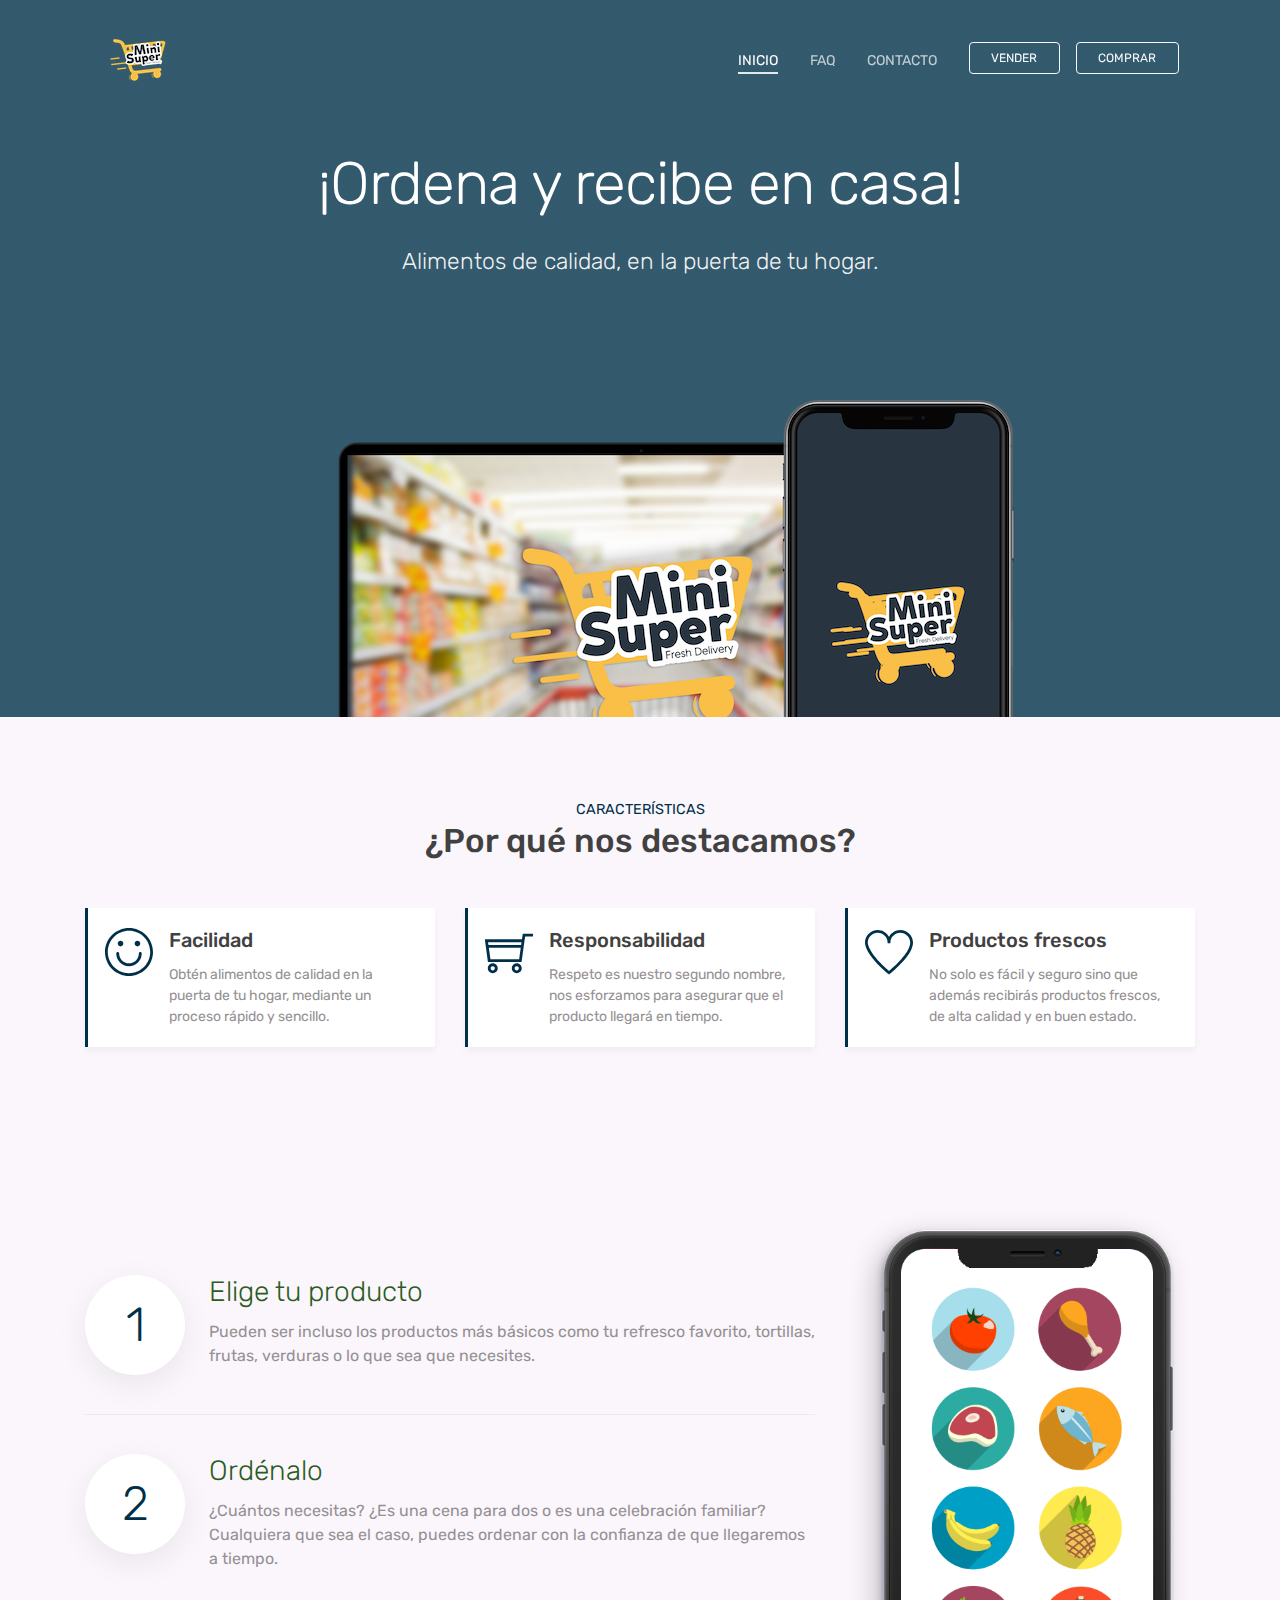
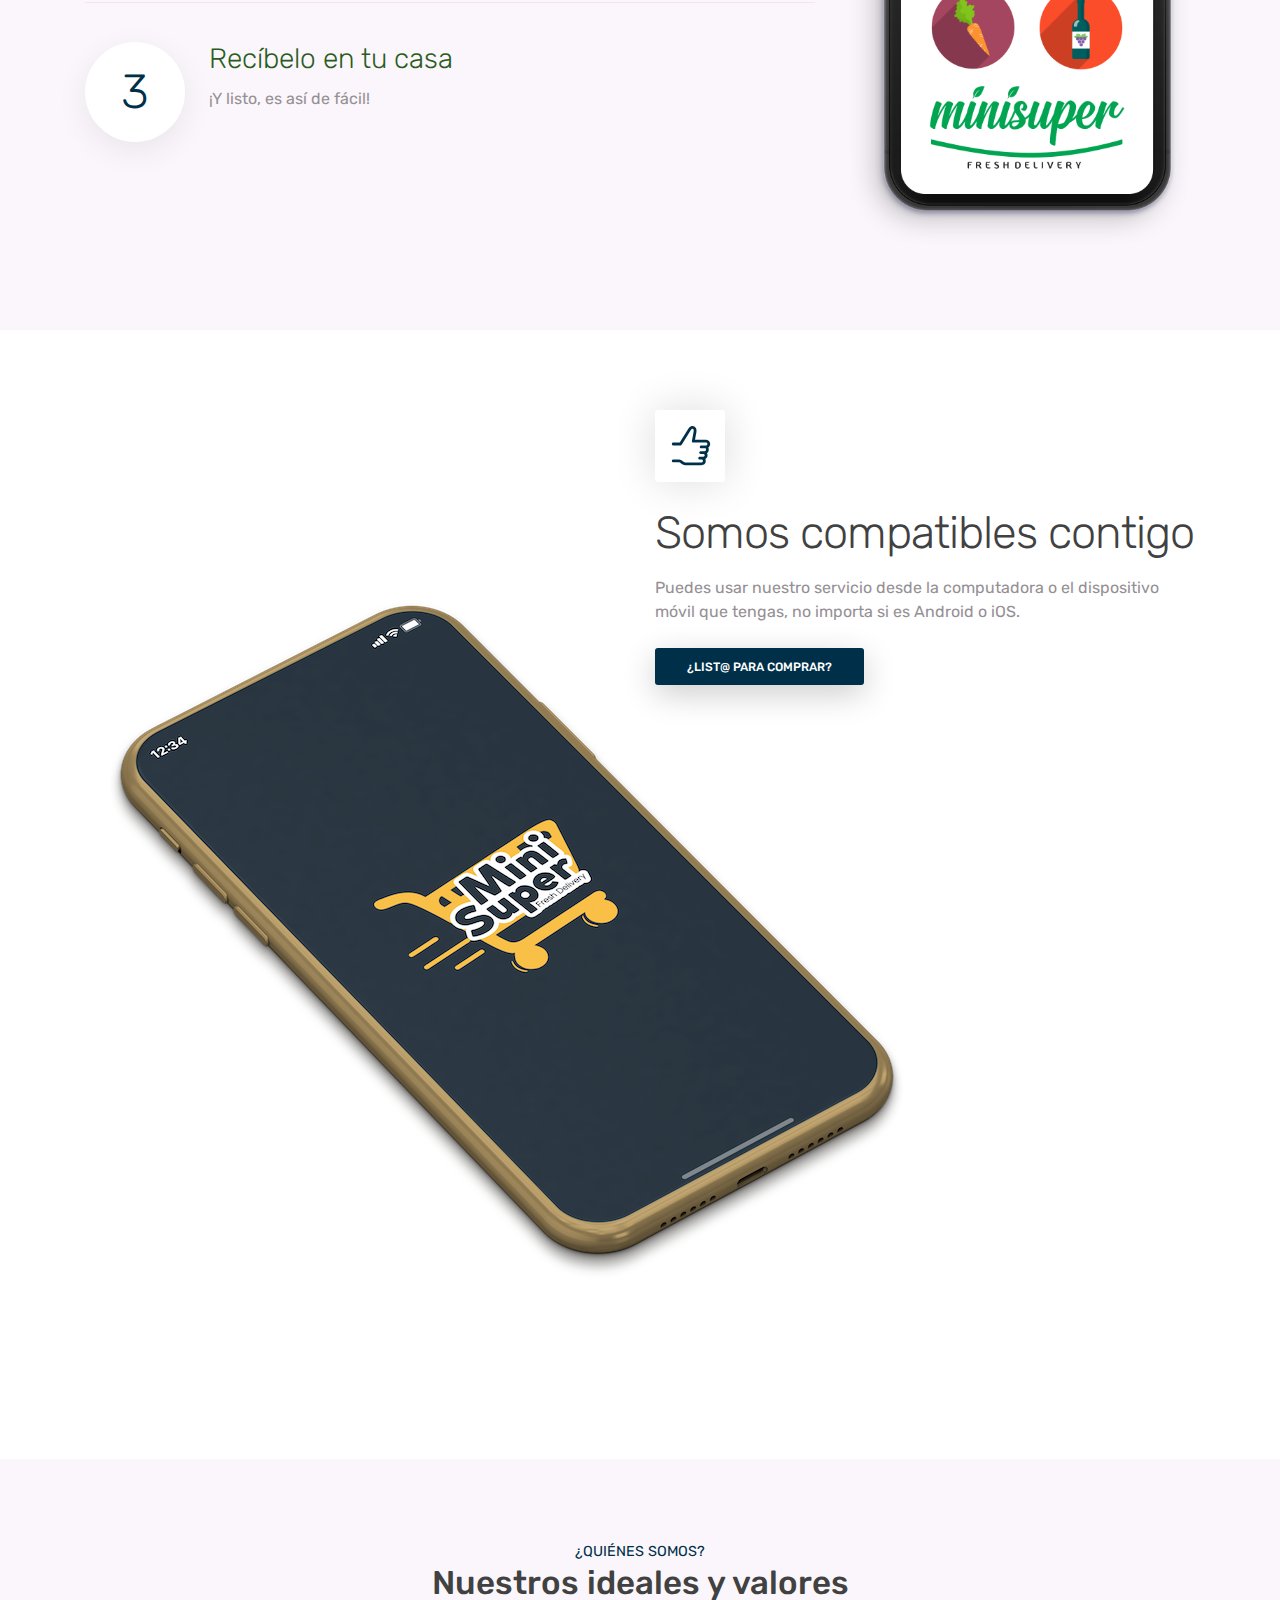
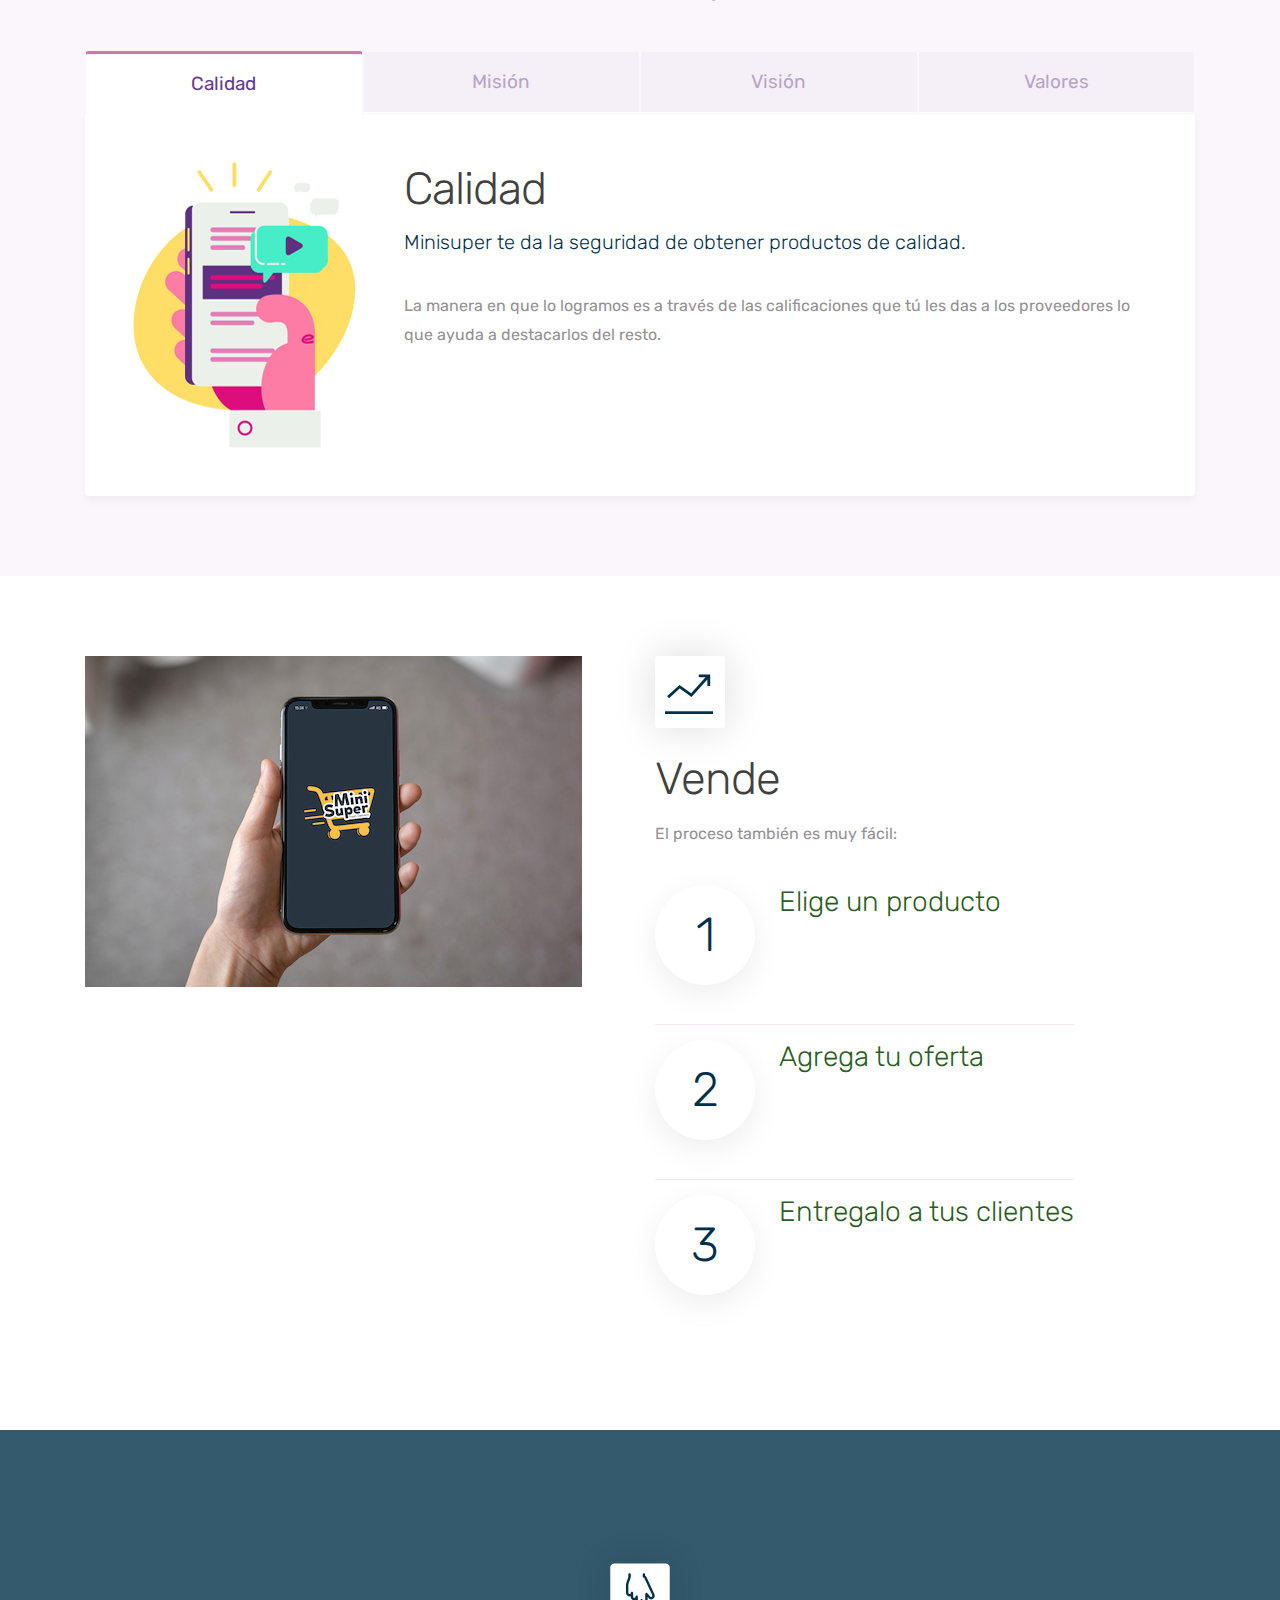
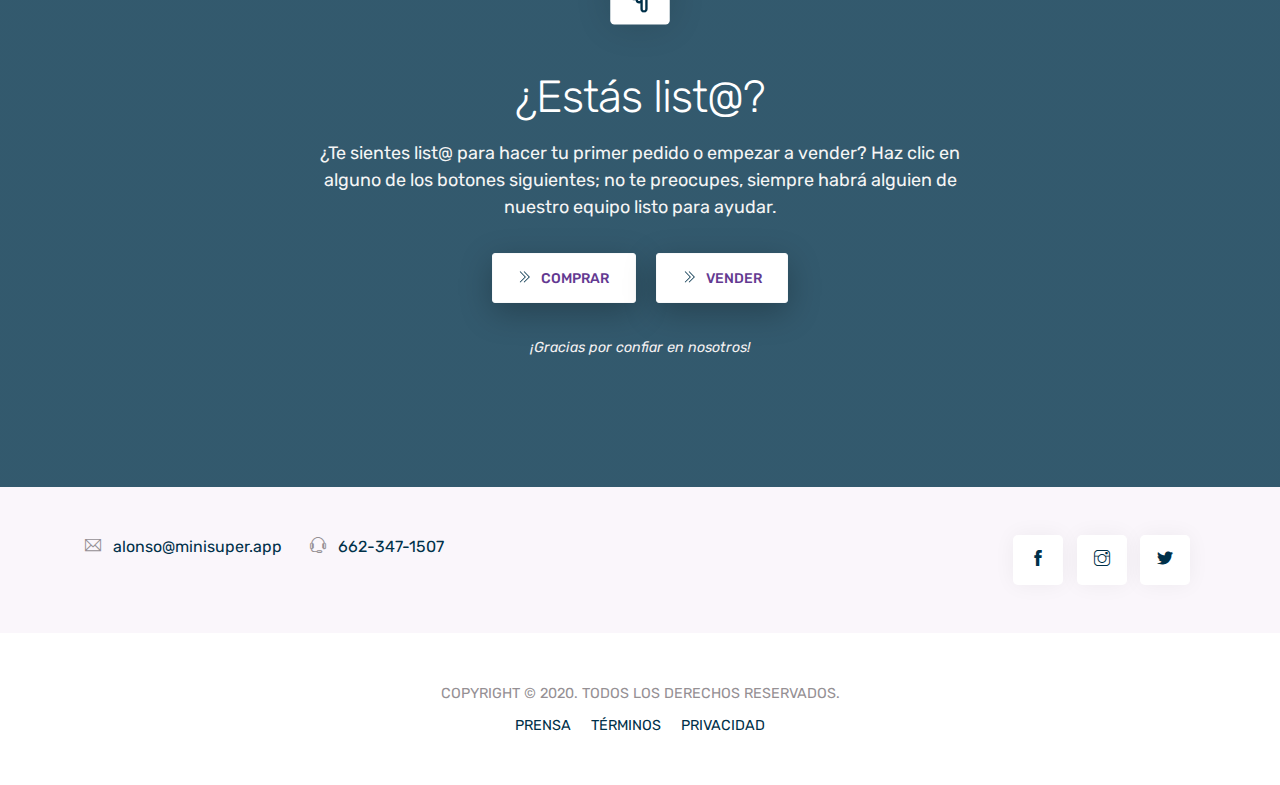
<file: index.html>
<!doctype html>
<html lang="es">

<head>
    <title data-translate="window_title">Minisuper | ¡Ordena y recibe en casa!</title>
    <!-- Required meta tags -->
    <meta charset="utf-8">
    <meta name="viewport" content="width=device-width, initial-scale=1, shrink-to-fit=no">
    <meta name="description" content="Alimentos frescos y de calidad en la puerta de su hogar, a través de repartidores calificados.">
    <meta name="keywords" content="Minisuper, alimentos, domicilio, super, confianza, seguridad, tienda, México">

    <!-- Font -->
    <link rel="dns-prefetch" href="//fonts.googleapis.com">
    <link href="https://fonts.googleapis.com/css?family=Rubik:300,400,500" rel="stylesheet">

    <!-- Bootstrap CSS -->
    <link rel="stylesheet" href="css/bootstrap.min.css">
    <!-- Themify Icons -->
    <link rel="stylesheet" href="css/themify-icons.css">
    <!-- Owl carousel -->
    <link rel="stylesheet" href="css/owl.carousel.min.css">
    <!-- Main css -->
    <link href="css/style.css" rel="stylesheet">

    <link rel="shortcut icon" href="images/favicon.ico" type="image/x-icon">
    <link rel="icon" href="images/favicon.ico" type="image/x-icon">

    <script src="https://cdn.lr-ingest.io/LogRocket.min.js" crossorigin="anonymous"></script>
    <script>window.LogRocket && window.LogRocket.init('pr05ix/minisuper');</script>
</head>

<body data-spy="scroll" data-target="#navbar" data-offset="30">
    <!-- Nav Menu -->

    <div class="nav-menu fixed-top">
        <div class="container">
            <div class="row">
                <div class="col-md-12">
                    <nav class="navbar navbar-dark navbar-expand-lg">
                        <a class="navbar-brand" href="index.html"><img src="images/logo.png" class="img-fluid" alt="logo" height="80" width="80"></a> <button class="navbar-toggler" type="button" data-toggle="collapse" data-target="#navbar" aria-controls="navbar" aria-expanded="false" aria-label="Toggle navigation"> <span class="navbar-toggler-icon"></span> </button>
                        <div class="collapse navbar-collapse" id="navbar">
                            <ul class="navbar-nav ml-auto">
                                <li class="nav-item"> <a class="nav-link active" href="#home" data-translate="home">INICIO <span class="sr-only">(current)</span></a> </li>
                                <li class="nav-item"> <a class="nav-link" href="#faq">FAQ</a> </li>
                                <li class="nav-item"> <a class="nav-link" href="#contacto" data-translate="contact">CONTACTO</a> </li>
                                <li class="nav-item"><a href="https://www.minisuper.com.mx/vender/?utm_source=home_page&utm_medium=banner&utm_campaign=perpetual" class="btn btn-outline-light my-3 my-sm-0 ml-lg-3" data-translate="sell">SELL</a></li>
                                <li class="nav-item"><a href="https://www.minisuper.com.mx/comprar/?utm_source=home_page&utm_medium=banner&utm_campaign=perpetual" class="btn btn-outline-light my-3 my-sm-0 ml-lg-3" data-translate="buy">COMPRAR</a></li>
<!--                                <div class="language-selection">-->
<!--                                    <select id="lang" class="btn btn-outline-light">-->
<!--                                        <option value="english">&#127482;&#127480; English</option>-->
<!--                                        <option value="spanish">&#127474;&#127485; Español</option>-->
<!--                                    </select>-->
<!--                                </div>-->
                            </ul>
                        </div>
                    </nav>
                </div>
            </div>
        </div>
    </div>


    <header class="bg-gradient" id="home">
        <div class="container mt-5">
            <h1 data-translate="title">¡Ordena y recibe en casa!</h1>
            <p class="tagline" data-translate="tagline">Alimentos de calidad, en la puerta de tu hogar.</p>
        </div>
        <div class="img-holder mt-3"><img src="images/intro.png" alt="phone" class="img-fluid"></div>
    </header>


    <div class="section light-bg" id="features">


        <div class="container">

            <div class="section-title">
                <small data-translate="features">CARACTERÍSTICAS</small>
                <h3 data-translate="stand_out">¿Por qué nos destacamos?</h3>
            </div>


            <div class="row">
                <div class="col-12 col-lg-4">
                    <div class="card features">
                        <div class="card-body">
                            <div class="media">
                                <span class="ti-face-smile gradient-fill ti-3x mr-3"></span>
                                <div class="media-body">
                                    <h4 class="card-title">Facilidad</h4>
                                    <p class="card-text">Obtén alimentos de calidad en la puerta de tu hogar, mediante un proceso rápido y sencillo. </p>
                                </div>
                            </div>
                        </div>
                    </div>
                </div>
                <div class="col-12 col-lg-4">
                    <div class="card features">
                        <div class="card-body">
                            <div class="media">
                                <span class="ti-shopping-cart gradient-fill ti-3x mr-3"></span>
                                <div class="media-body">
                                    <h4 class="card-title">Responsabilidad</h4>
                                    <p class="card-text">Respeto es nuestro segundo nombre, nos esforzamos para asegurar que el producto llegará en tiempo.</p>
                                </div>
                            </div>
                        </div>
                    </div>
                </div>
                <div class="col-12 col-lg-4">
                    <div class="card features">
                        <div class="card-body">
                            <div class="media">
                                <span class="ti-heart gradient-fill ti-3x mr-3"></span>
                                <div class="media-body">
                                    <h4 class="card-title">Productos frescos</h4>
                                    <p class="card-text">No solo es fácil y seguro sino que además recibirás productos frescos, de alta calidad y en buen estado.</p>
                                </div>
                            </div>
                        </div>
                    </div>
                </div>
            </div>

        </div>



    </div>
    <!-- // end .section -->



    <div class="section light-bg" id="comprar">

        <div class="container">
            <div class="row">
                <div class="col-md-8 d-flex align-items-center">
                    <ul class="list-unstyled ui-steps">
                        <li class="media">
                            <div class="circle-icon mr-4">1</div>
                            <div class="media-body">
                                <h5>Elige tu producto</h5>
                                <p>Pueden ser incluso los productos más básicos como tu refresco favorito, tortillas, frutas, verduras o lo que sea que necesites.</p>
                            </div>
                        </li>
                        <li class="media my-4">
                            <div class="circle-icon mr-4">2</div>
                            <div class="media-body">
                                <h5>Ordénalo</h5>
                                <p>¿Cuántos necesitas? ¿Es una cena para dos o es una celebración familiar? Cualquiera que sea el caso, puedes ordenar con la confianza de que llegaremos a tiempo.</p>
                            </div>
                        </li>
                        <li class="media">
                            <div class="circle-icon mr-4">3</div>
                            <div class="media-body">
                                <h5>Recíbelo en tu casa</h5>
                                <p>¡Y listo, es así de fácil!</p>
                            </div>
                        </li>
                    </ul>
                </div>
                <div class="col-md-4">
                    <img src="images/iphonex.png" alt="iphone" class="img-fluid">
                </div>

            </div>

        </div>

    </div>
    <!-- // end .section -->




    <div class="section">

        <div class="container">
            <div class="row">
                <div class="col-lg-6 offset-lg-6">
                    <div class="box-icon"><span class="ti-thumb-up gradient-fill ti-3x"></span></div>
                    <h2>Somos compatibles contigo</h2>
                    <p class="mb-4">Puedes usar nuestro servicio desde la computadora o el dispositivo móvil que tengas, no importa si es Android o iOS. </p>
                    <a href="#contacto" class="btn btn-primary">¿List@ para comprar?</a>
                </div>
            </div>
            <div class="perspective-phone">
                <img src="images/perspective.png" alt="perspective phone" class="img-fluid">
            </div>
        </div>

    </div>
    <!-- // end .section -->


    <div class="section light-bg">
        <div class="container">
            <div class="section-title">
                <small>¿QUIÉNES SOMOS?</small>
                <h3>Nuestros ideales y valores</h3>
            </div>

            <ul class="nav nav-tabs nav-justified" role="tablist">
                <li class="nav-item">
                    <a class="nav-link active" data-toggle="tab" href="#communication">Calidad</a>
                </li>
                <li class="nav-item">
                    <a class="nav-link" data-toggle="tab" href="#schedule">Misión</a>
                </li>
                <li class="nav-item">
                    <a class="nav-link" data-toggle="tab" href="#messages">Visión</a>
                </li>
                <li class="nav-item">
                    <a class="nav-link" data-toggle="tab" href="#livechat">Valores</a>
                </li>
            </ul>
            <div class="tab-content">
                <div class="tab-pane fade show active" id="communication">
                    <div class="d-flex flex-column flex-lg-row">
                        <img src="images/graphic.png" alt="graphic" class="img-fluid rounded align-self-start mr-lg-5 mb-5 mb-lg-0">
                        <div>

                            <h2>Calidad</h2>
                            <p class="lead">Minisuper te da la seguridad de obtener productos de calidad. </p>
                            <p>
                               La manera en que lo logramos es a través de las calificaciones que tú les das a los
                                proveedores lo que ayuda a destacarlos del resto.
                            </p>
                        </div>
                    </div>
                </div>
                <div class="tab-pane fade" id="schedule">
                    <div class="d-flex flex-column flex-lg-row">
                        <div>
                            <h2>Misión</h2>
                            <p class="lead">Brindar a las familias latinoamericanas... </p>
                            <p>la facilidad de obtener alimentos básicos de supermercado frescos y de calidad en la puerta de su hogar, a través de repartidores calificados.

                            </p>

                        </div>
                        <img src="images/graphic.png" alt="graphic" class="img-fluid rounded align-self-start mr-lg-5 mb-5 mb-lg-0">
                    </div>
                </div>
                <div class="tab-pane fade" id="messages">
                    <div class="d-flex flex-column flex-lg-row">
                        <img src="images/graphic.png" alt="graphic" class="img-fluid rounded align-self-start mr-lg-5 mb-5 mb-lg-0">
                        <div>
                            <h2>Visión</h2>
                            <p class="lead">Minisuper cambiará la manera...</p>
                            <p>en que las familias latinoamericanas obtienen sus productos básicos de supermercado a través de la implementación se soluciones tecnológicas enfocadas en la localización y entrega a domicilio, garantizando calidad en el producto y servicio.
                            </p>

                        </div>
                    </div>
                </div>
                <div class="tab-pane fade" id="livechat">
                    <div class="d-flex flex-column flex-lg-row">
                        <div>
                            <h2>Nuestros Valores</h2>
                            <p class="lead">Modernidad.</p>
                            <p>
                                Ser una imagen fresca, actual e innovadora para nuestras nuevas generaciones.
                            </p>
                            <p class="lead">Confianza.</p>
                            <p>
                                Respeto es nuestro segundo nombre, y escencial para que exista la seguridad en nuestro consumidor
                                que su producto llegará en tiempo y forma.
                            </p>
                        </div>
                        <img src="images/graphic.png" alt="graphic" class="img-fluid rounded align-self-start mr-lg-5 mb-5 mb-lg-0">
                    </div>
                </div>
            </div>


        </div>
    </div>
    <!-- // end .section -->

    <div class="section">

        <div class="container" id="vender">
            <div class="row">
                <div class="col-md-6">
                    <img src="images/dualphone.jpg" alt="dual phone" class="img-fluid">
                </div>
                <div class="col-md-6 d-flex align-items-center">
                    <div>
                        <div class="box-icon"><span class="ti-stats-up gradient-fill ti-3x"></span></div>
                        <h2>Vende</h2>
                        <p class="mb-4">El proceso también es muy fácil:</p>

                        <ul class="list-unstyled ui-steps">
                            <li class="media">
                                <div class="circle-icon mr-4">1</div>
                                <div class="media-body">
                                    <h5>Elige un producto</h5>
                                </div>
                            </li>
                            <li class="media">
                                <div class="circle-icon mr-4">2</div>
                                <div class="media-body">
                                    <h5>Agrega tu oferta</h5>
                                </div>
                            </li>
                            <li class="media">
                                <div class="circle-icon mr-4">3</div>
                                <div class="media-body">
                                    <h5>Entregalo a tus clientes</h5>
                                </div>
                            </li>
                        </ul>
                    </div>
                </div>
            </div>

        </div>

    </div>

    <div class="section bg-gradient">
        <div class="container">
            <div class="call-to-action">

                <div class="box-icon"><span class="ti-hand-point-down gradient-fill ti-3x"></span></div>
                <h2>¿Estás list@?</h2>
                <p class="tagline">¿Te sientes list@ para hacer tu primer pedido o empezar a vender? Haz clic en alguno de los botones siguientes; no te preocupes, siempre habrá alguien de nuestro equipo listo para ayudar.</p>
                <div class="my-4">

                    <a href="https://www.minisuper.com.mx/comprar/?utm_source=home_page&utm_medium=banner&utm_campaign=perpetual" class="btn btn-light"><span class="ti-angle-double-right gradient-fill"></span>	&nbsp; Comprar</a>
                    <a href="https://www.minisuper.com.mx/vender/?utm_source=home_page&utm_medium=banner&utm_campaign=perpetual" class="btn btn-light"><span class="ti-angle-double-right gradient-fill"></span>	&nbsp; Vender</a>
                </div>
                <p class="text-primary"><small><i>¡Gracias por confiar en nosotros!</i></small></p>
            </div>
        </div>

    </div>
    <!-- // end .section -->

    <div class="light-bg py-5" id="contacto">
        <div class="container">
            <div class="row">
                <div class="col-lg-6 text-center text-lg-left">
                    <div class=" d-block d-sm-inline-block">
                        <p class="mb-2">
                            <span class="ti-email mr-2"></span> <a class="mr-4" href="mailto:alonso@minisuper.app">alonso@minisuper.app</a>
                        </p>
                    </div>
                    <div class="d-block d-sm-inline-block">
                        <p class="mb-0">
                            <span class="ti-headphone-alt mr-2"></span> <a href="tel:662-347-1507">662-347-1507</a>
                        </p>
                    </div>

                </div>
                <div class="col-lg-6">
                    <div class="social-icons">
                        <a href="https://www.facebook.com/minisuperapp"><span class="ti-facebook"></span></a>
                        <a href="#"><span class="ti-instagram"></span></a>
                        <a href="#"><span class="ti-twitter-alt"></span></a>
                    </div>
                </div>
            </div>

        </div>

    </div>
    <!-- // end .section -->
    <footer class="my-5 text-center">
        <!-- Copyright removal is not prohibited! -->
        <p class="mb-2"><small>COPYRIGHT © 2020. TODOS LOS DERECHOS RESERVADOS.</small></p>

        <small>
            <a href="#" class="m-2">PRENSA</a>
            <a href="#" class="m-2">TÉRMINOS</a>
            <a href="#" class="m-2">PRIVACIDAD</a>
        </small>
    </footer>

    <!-- jQuery and Bootstrap -->
    <script src="js/jquery-3.2.1.min.js"></script>
    <script src="js/bootstrap.bundle.min.js"></script>
    <!-- Plugins JS -->
    <script src="js/owl.carousel.min.js"></script>
    <!-- Custom JS -->
    <script src="js/script.js"></script>

</body>

</html>
</file>
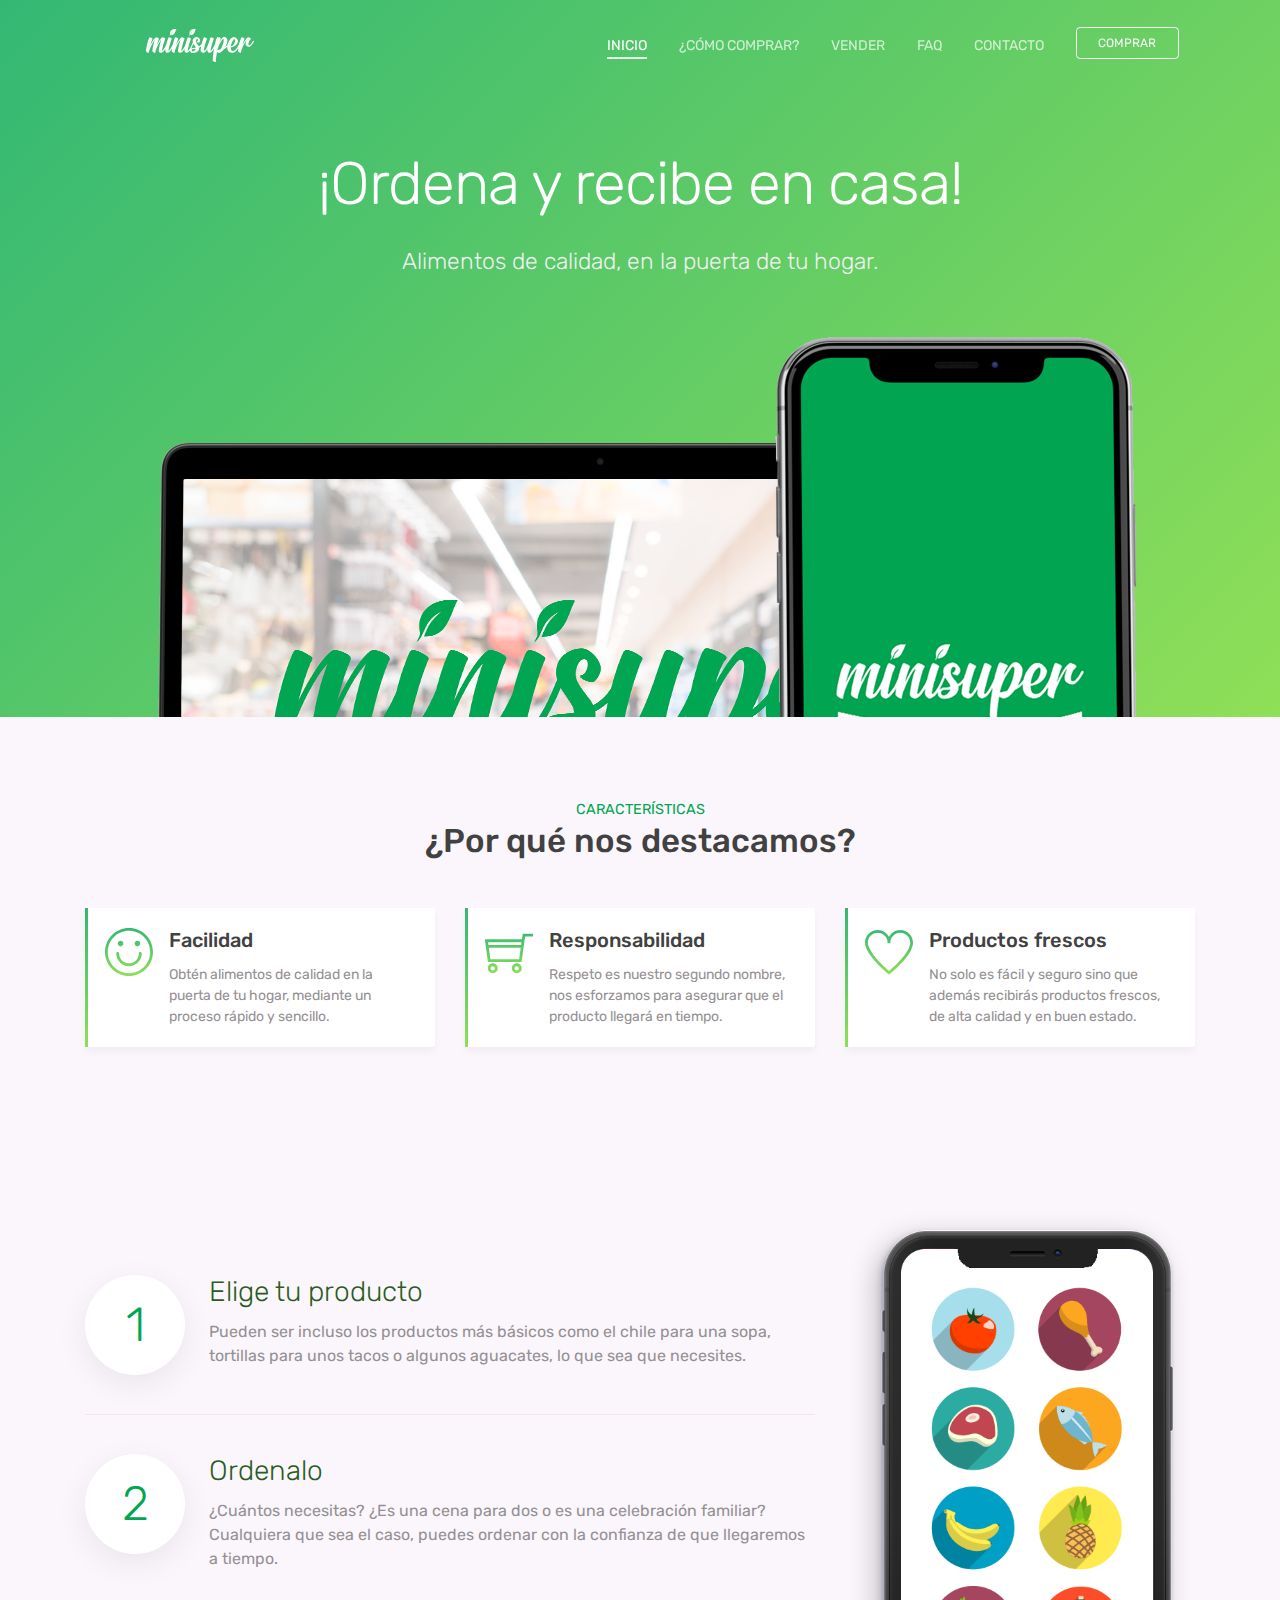
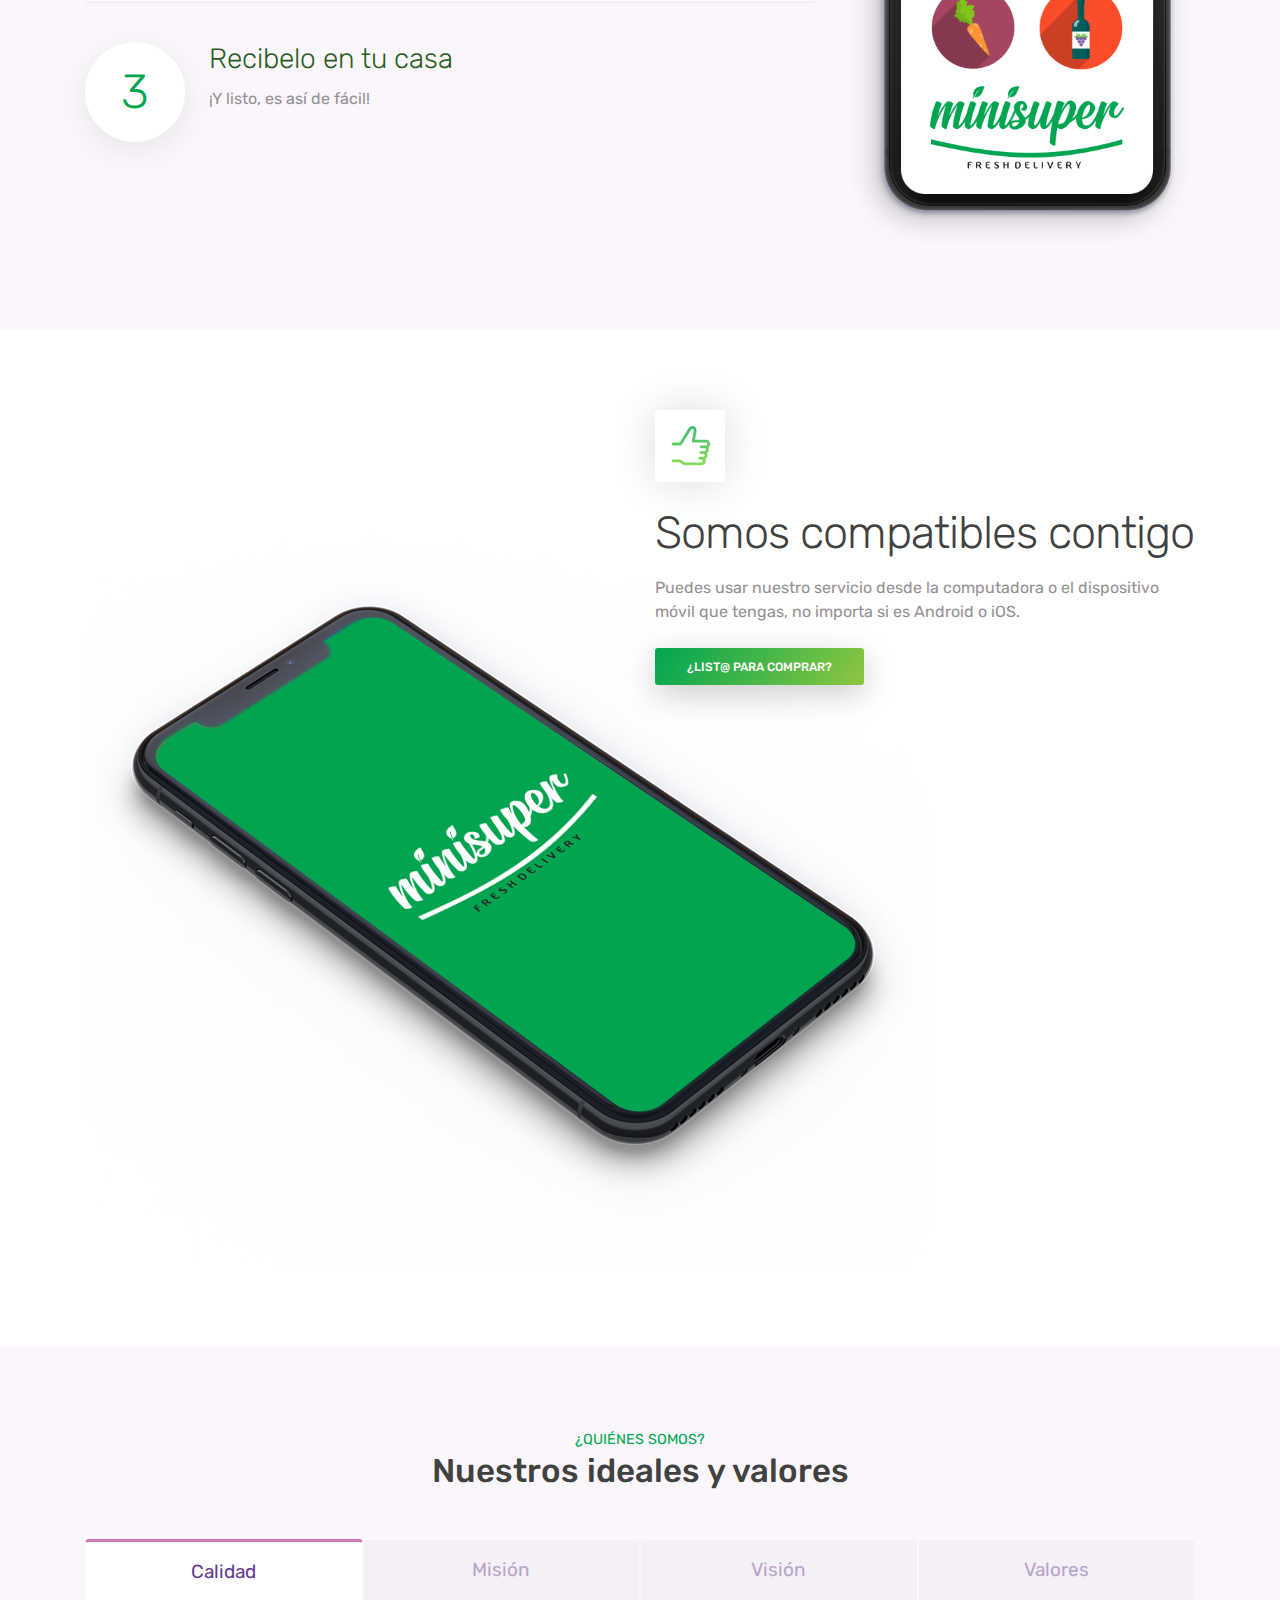
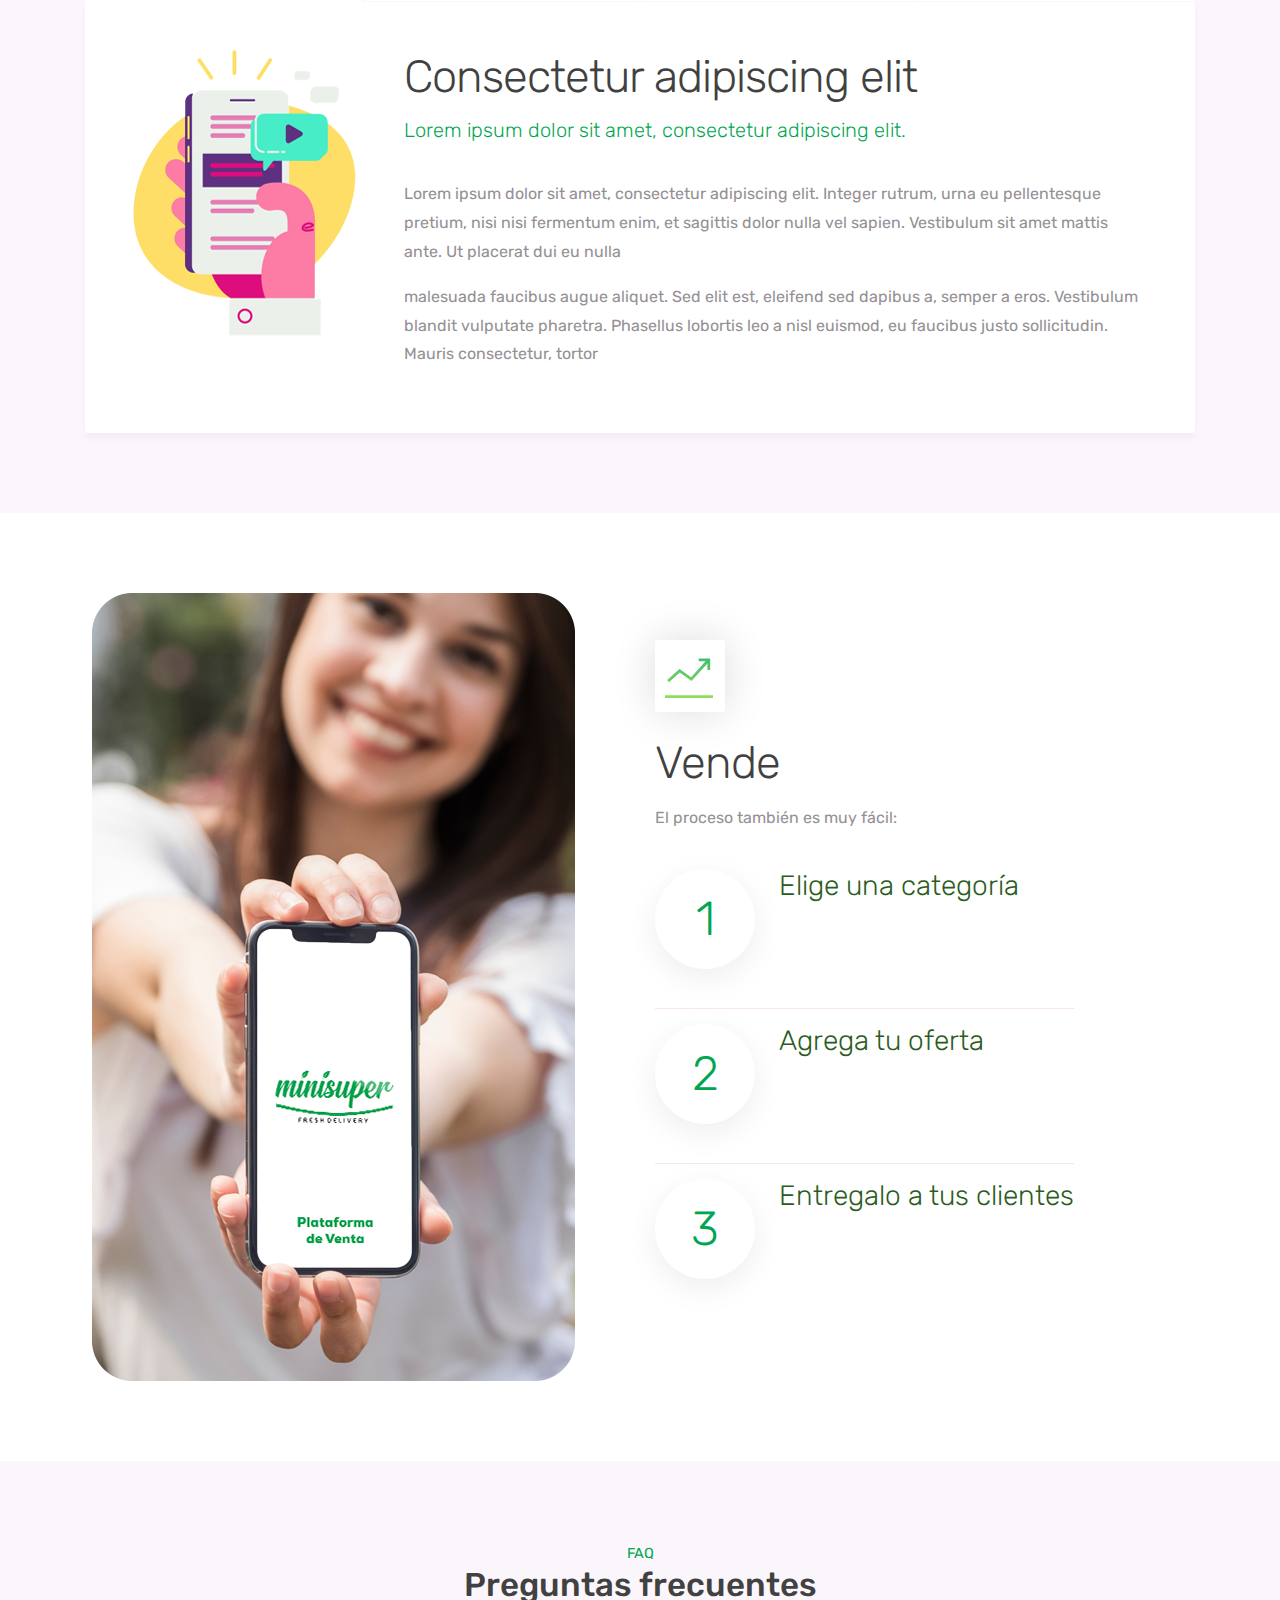
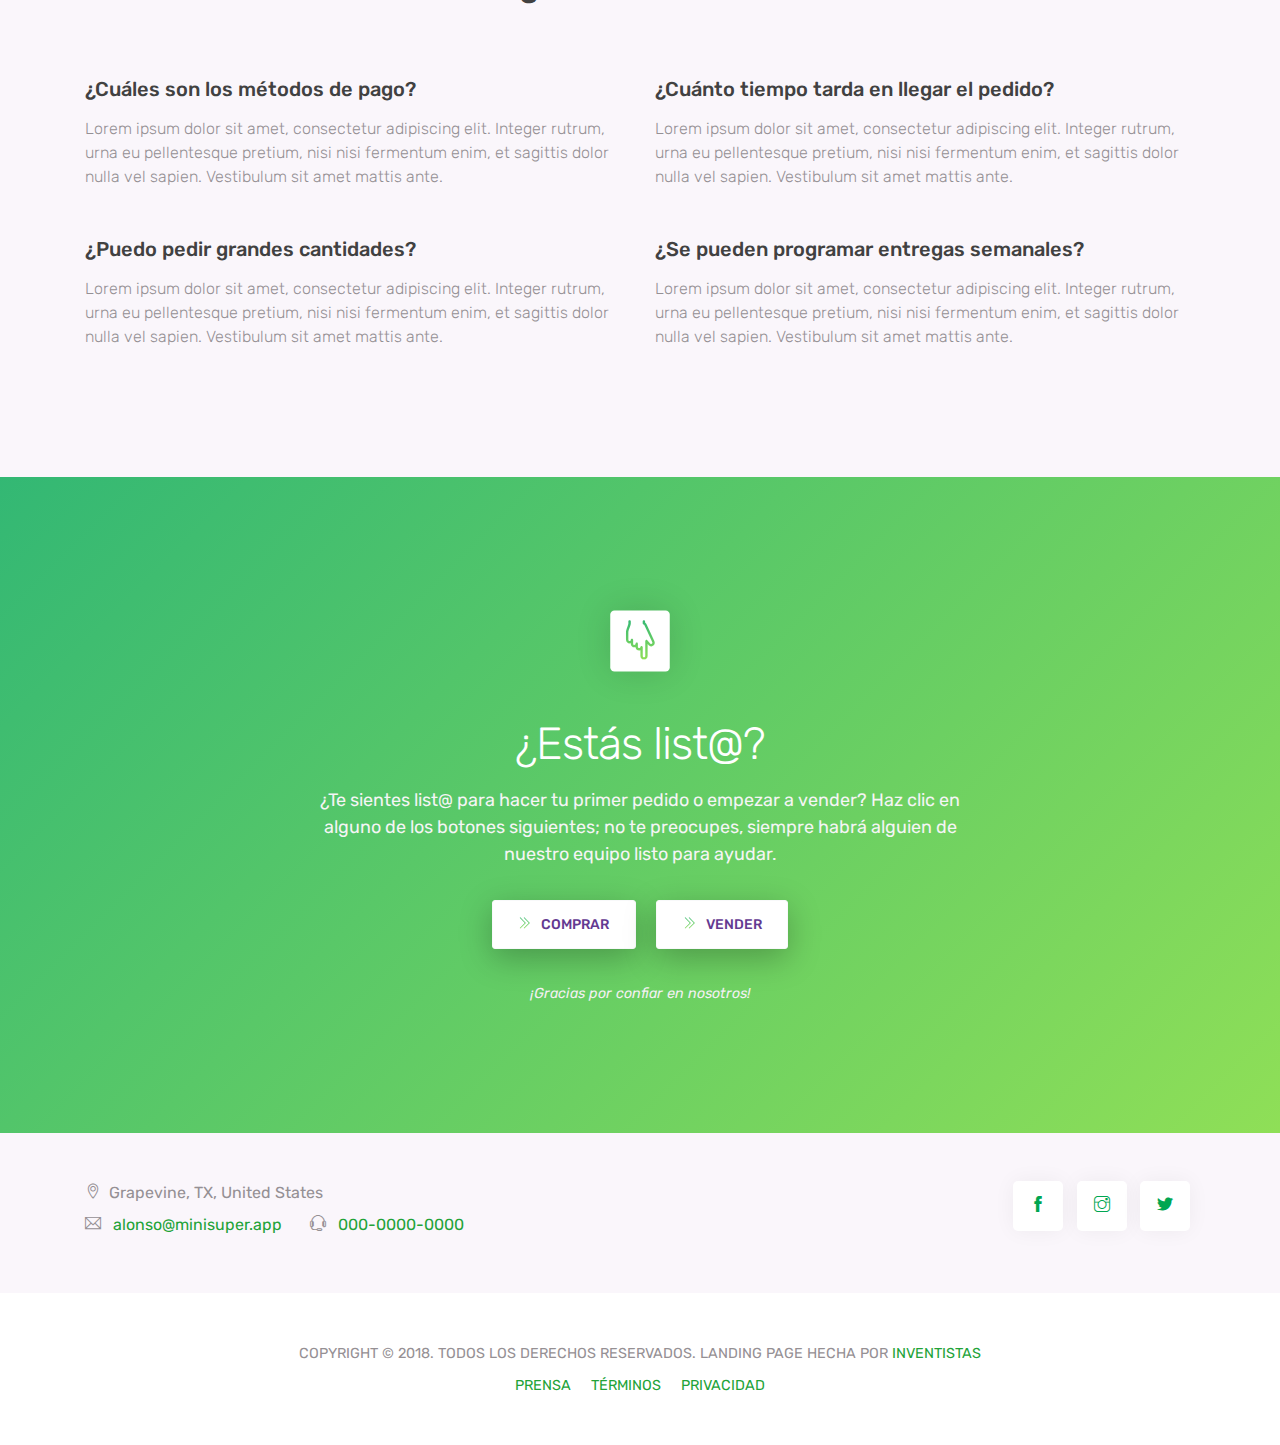
<file: src/index.html>
<!doctype html>
<html lang="es">

<head>
    <title>Minisuper | ¡Ordena y recibe en casa!</title>
    <!-- Required meta tags -->
    <meta charset="utf-8">
    <meta name="viewport" content="width=device-width, initial-scale=1, shrink-to-fit=no">
    <meta name="description" content="Alimentos frescos y de calidad en la puerta de su hogar, a través de repartidores calificados.">
    <meta name="keywords" content="Minisuper, alimentos, domicilio, super, confianza, seguridad, tienda, México">

    <!-- Font -->
    <link rel="dns-prefetch" href="//fonts.googleapis.com">
    <link href="https://fonts.googleapis.com/css?family=Rubik:300,400,500" rel="stylesheet">

    <!-- Bootstrap CSS -->
    <link rel="stylesheet" href="css/bootstrap.min.css">
    <!-- Themify Icons -->
    <link rel="stylesheet" href="css/themify-icons.css">
    <!-- Owl carousel -->
    <link rel="stylesheet" href="css/owl.carousel.min.css">
    <!-- Main css -->
    <link href="css/style.css" rel="stylesheet">

    <link rel="shortcut icon" href="images/favicon.ico" type="image/x-icon">
    <link rel="icon" href="images/favicon.ico" type="image/x-icon">
</head>

<body data-spy="scroll" data-target="#navbar" data-offset="30">

    <!-- Nav Menu -->

    <div class="nav-menu fixed-top">
        <div class="container">
            <div class="row">
                <div class="col-md-12">
                    <nav class="navbar navbar-dark navbar-expand-lg">
                        <a class="navbar-brand" href="index.html"><img src="images/logo.png" class="img-fluid" alt="logo"></a> <button class="navbar-toggler" type="button" data-toggle="collapse" data-target="#navbar" aria-controls="navbar" aria-expanded="false" aria-label="Toggle navigation"> <span class="navbar-toggler-icon"></span> </button>
                        <div class="collapse navbar-collapse" id="navbar">
                            <ul class="navbar-nav ml-auto">
                                <li class="nav-item"> <a class="nav-link active" href="#home">INICIO <span class="sr-only">(current)</span></a> </li>
                                <li class="nav-item"> <a class="nav-link" href="#comprar">¿CÓMO COMPRAR?</a> </li>
                                <li class="nav-item"> <a class="nav-link" href="#vender">VENDER</a> </li>
                                <li class="nav-item"> <a class="nav-link" href="#faq">FAQ</a> </li>
                                <li class="nav-item"> <a class="nav-link" href="#contacto">CONTACTO</a> </li>
                                <li class="nav-item"><a href="#" class="btn btn-outline-light my-3 my-sm-0 ml-lg-3">Comprar</a></li>
                            </ul>
                        </div>
                    </nav>
                </div>
            </div>
        </div>
    </div>


    <header class="bg-gradient" id="home">
        <div class="container mt-5">
            <h1>¡Ordena y recibe en casa!</h1>
            <p class="tagline">Alimentos de calidad, en la puerta de tu hogar.</p>
        </div>
        <div class="img-holder mt-3"><img src="images/intro.png" alt="phone" class="img-fluid"></div>
    </header>


    <div class="section light-bg" id="features">


        <div class="container">

            <div class="section-title">
                <small>CARACTERÍSTICAS</small>
                <h3>¿Por qué nos destacamos?</h3>
            </div>


            <div class="row">
                <div class="col-12 col-lg-4">
                    <div class="card features">
                        <div class="card-body">
                            <div class="media">
                                <span class="ti-face-smile gradient-fill ti-3x mr-3"></span>
                                <div class="media-body">
                                    <h4 class="card-title">Facilidad</h4>
                                    <p class="card-text">Obtén alimentos de calidad en la puerta de tu hogar, mediante un proceso rápido y sencillo. </p>
                                </div>
                            </div>
                        </div>
                    </div>
                </div>
                <div class="col-12 col-lg-4">
                    <div class="card features">
                        <div class="card-body">
                            <div class="media">
                                <span class="ti-shopping-cart gradient-fill ti-3x mr-3"></span>
                                <div class="media-body">
                                    <h4 class="card-title">Responsabilidad</h4>
                                    <p class="card-text">Respeto es nuestro segundo nombre, nos esforzamos para asegurar que el producto llegará en tiempo.</p>
                                </div>
                            </div>
                        </div>
                    </div>
                </div>
                <div class="col-12 col-lg-4">
                    <div class="card features">
                        <div class="card-body">
                            <div class="media">
                                <span class="ti-heart gradient-fill ti-3x mr-3"></span>
                                <div class="media-body">
                                    <h4 class="card-title">Productos frescos</h4>
                                    <p class="card-text">No solo es fácil y seguro sino que además recibirás productos frescos, de alta calidad y en buen estado.</p>
                                </div>
                            </div>
                        </div>
                    </div>
                </div>
            </div>

        </div>



    </div>
    <!-- // end .section -->

    

    <div class="section light-bg" id="comprar">

        <div class="container">
            <div class="row">
                <div class="col-md-8 d-flex align-items-center">
                    <ul class="list-unstyled ui-steps">
                        <li class="media">
                            <div class="circle-icon mr-4">1</div>
                            <div class="media-body">
                                <h5>Elige tu producto</h5>
                                <p>Pueden ser incluso los productos más básicos como el chile para una sopa, tortillas para unos tacos o algunos aguacates, lo que sea que necesites.</p>
                            </div>
                        </li>
                        <li class="media my-4">
                            <div class="circle-icon mr-4">2</div>
                            <div class="media-body">
                                <h5>Ordenalo</h5>
                                <p>¿Cuántos necesitas? ¿Es una cena para dos o es una celebración familiar? Cualquiera que sea el caso, puedes ordenar con la confianza de que llegaremos a tiempo.</p>
                            </div>
                        </li>
                        <li class="media">
                            <div class="circle-icon mr-4">3</div>
                            <div class="media-body">
                                <h5>Recibelo en tu casa</h5>
                                <p>¡Y listo, es así de fácil!</p>
                            </div>
                        </li>
                    </ul>
                </div>
                <div class="col-md-4">
                    <img src="images/iphonex.png" alt="iphone" class="img-fluid">
                </div>

            </div>

        </div>

    </div>
    <!-- // end .section -->




    <div class="section">

        <div class="container">
            <div class="row">
                <div class="col-lg-6 offset-lg-6">
                    <div class="box-icon"><span class="ti-thumb-up gradient-fill ti-3x"></span></div>
                    <h2>Somos compatibles contigo</h2>
                    <p class="mb-4">Puedes usar nuestro servicio desde la computadora o el dispositivo móvil que tengas, no importa si es Android o iOS. </p>
                    <a href="#contacto" class="btn btn-primary">¿List@ para comprar?</a>
                </div>
            </div>
            <div class="perspective-phone">
                <img src="images/perspective.png" alt="perspective phone" class="img-fluid">
            </div>
        </div>

    </div>
    <!-- // end .section -->


    <div class="section light-bg">
        <div class="container">
            <div class="section-title">
                <small>¿QUIÉNES SOMOS?</small>
                <h3>Nuestros ideales y valores</h3>
            </div>

            <ul class="nav nav-tabs nav-justified" role="tablist">
                <li class="nav-item">
                    <a class="nav-link active" data-toggle="tab" href="#communication">Calidad</a>
                </li>
                <li class="nav-item">
                    <a class="nav-link" data-toggle="tab" href="#schedule">Misión</a>
                </li>
                <li class="nav-item">
                    <a class="nav-link" data-toggle="tab" href="#messages">Visión</a>
                </li>
                <li class="nav-item">
                    <a class="nav-link" data-toggle="tab" href="#livechat">Valores</a>
                </li>
            </ul>
            <div class="tab-content">
                <div class="tab-pane fade show active" id="communication">
                    <div class="d-flex flex-column flex-lg-row">
                        <img src="images/graphic.png" alt="graphic" class="img-fluid rounded align-self-start mr-lg-5 mb-5 mb-lg-0">
                        <div>

                            <h2>Consectetur adipiscing elit</h2>
                            <p class="lead">Lorem ipsum dolor sit amet, consectetur adipiscing elit. </p>
                            <p>Lorem ipsum dolor sit amet, consectetur adipiscing elit. Integer rutrum, urna eu pellentesque pretium, nisi nisi fermentum enim, et sagittis dolor nulla vel sapien. Vestibulum sit amet mattis ante. Ut placerat dui eu nulla
                                
                            </p>
                            <p> malesuada faucibus augue aliquet. Sed elit est, eleifend sed dapibus a, semper a eros. Vestibulum blandit vulputate pharetra. Phasellus lobortis leo a nisl euismod, eu faucibus justo sollicitudin. Mauris consectetur, tortor
                             
                            </p>
                        </div>
                    </div>
                </div>
                <div class="tab-pane fade" id="schedule">
                    <div class="d-flex flex-column flex-lg-row">
                        <div>
                            <h2>Consectetur adipiscing elit</h2>
                            <p class="lead">Lorem ipsum dolor sit amet, consectetur adipiscing elit. </p>
                            <p>Brindar a las familias latinoamericanas la facilidad de obtener alimentos básicos de supermercado frescos y de calidad en la puerta de su hogar, a través de repartidores calificados.
                                
                            </p>
                            
                        </div>
                        <img src="images/graphic.png" alt="graphic" class="img-fluid rounded align-self-start mr-lg-5 mb-5 mb-lg-0">
                    </div>
                </div>
                <div class="tab-pane fade" id="messages">
                    <div class="d-flex flex-column flex-lg-row">
                        <img src="images/graphic.png" alt="graphic" class="img-fluid rounded align-self-start mr-lg-5 mb-5 mb-lg-0">
                        <div>
                            <h2>Consectetur adipiscing elit</h2>
                            <p class="lead">Lorem ipsum dolor sit amet, consectetur adipiscing elit. </p>
                            <p>Minisuper cambiará la manera en que las familias latinoamericanas obtienen sus productos básicos de supermercado a través de la implementación se soluciones tecnológicas enfocadas en la localización y entrega a domicilio, garantizando calidad en el producto y servicio.
                            </p>
                            
                        </div>
                    </div>
                </div>
                <div class="tab-pane fade" id="livechat">
                    <div class="d-flex flex-column flex-lg-row">
                        <div>
                            <h2>Consectetur adipiscing elit</h2>
                            <p class="lead">Lorem ipsum dolor sit amet, consectetur adipiscing elit. </p>
                            <p>Lorem ipsum dolor sit amet, consectetur adipiscing elit. Integer rutrum, urna eu pellentesque pretium, nisi nisi fermentum enim, et sagittis dolor nulla vel sapien. Vestibulum sit amet mattis ante. Ut placerat dui eu nulla
                               
                            </p>
                            <p> malesuada faucibus augue aliquet. Sed elit est, eleifend sed dapibus a, semper a eros. Vestibulum blandit vulputate pharetra. Phasellus lobortis leo a nisl euismod, eu faucibus justo sollicitudin. Mauris consectetur, tortor
                               
                            </p>
                        </div>
                        <img src="images/graphic.png" alt="graphic" class="img-fluid rounded align-self-start mr-lg-5 mb-5 mb-lg-0">
                    </div>
                </div>
            </div>


        </div>
    </div>
    <!-- // end .section -->

    <div class="section">

        <div class="container" id="vender">
            <div class="row">
                <div class="col-md-6">
                    <img src="images/dualphone.png" alt="dual phone" class="img-fluid">
                </div>
                <div class="col-md-6 d-flex align-items-center">
                    <div>
                        <div class="box-icon"><span class="ti-stats-up gradient-fill ti-3x"></span></div>
                        <h2>Vende</h2>
                        <p class="mb-4">El proceso también es muy fácil:</p>
                        
                        <ul class="list-unstyled ui-steps">
                            <li class="media">
                                <div class="circle-icon mr-4">1</div>
                                <div class="media-body">
                                    <h5>Elige una categoría</h5>
                                </div>
                            </li>
                            <li class="media">
                                <div class="circle-icon mr-4">2</div>
                                <div class="media-body">
                                    <h5>Agrega tu oferta</h5>
                                </div>
                            </li>
                            <li class="media">
                                <div class="circle-icon mr-4">3</div>
                                <div class="media-body">
                                    <h5>Entregalo a tus clientes</h5>
                                </div>
                            </li>
                        </ul>
                    </div>
                </div>
            </div>

        </div>

    </div>
    <!-- // end .section -->

    

  




    <div class="section light-bg" id="faq">
        <div class="container">
            <div class="section-title">
                <small>FAQ</small>
                <h3>Preguntas frecuentes</h3>
            </div>

            <div class="row pt-4">
                <div class="col-md-6">
                    <h4 class="mb-3">¿Cuáles son los métodos de pago?</h4>
                    <p class="light-font mb-5">Lorem ipsum dolor sit amet, consectetur adipiscing elit. Integer rutrum, urna eu pellentesque pretium, nisi nisi fermentum enim, et sagittis dolor nulla vel sapien. Vestibulum sit amet mattis ante. </p>
                    
                    <h4 class="mb-3">¿Puedo pedir grandes cantidades?</h4>
                    <p class="light-font mb-5">Lorem ipsum dolor sit amet, consectetur adipiscing elit. Integer rutrum, urna eu pellentesque pretium, nisi nisi fermentum enim, et sagittis dolor nulla vel sapien. Vestibulum sit amet mattis ante. </p>

                </div>
                <div class="col-md-6">
                    <h4 class="mb-3">¿Cuánto tiempo tarda en llegar el pedido?</h4>
                    <p class="light-font mb-5">Lorem ipsum dolor sit amet, consectetur adipiscing elit. Integer rutrum, urna eu pellentesque pretium, nisi nisi fermentum enim, et sagittis dolor nulla vel sapien. Vestibulum sit amet mattis ante. </p>
                    
                    <h4 class="mb-3">¿Se pueden programar entregas semanales?</h4>
                    <p class="light-font mb-5">Lorem ipsum dolor sit amet, consectetur adipiscing elit. Integer rutrum, urna eu pellentesque pretium, nisi nisi fermentum enim, et sagittis dolor nulla vel sapien. Vestibulum sit amet mattis ante. </p>

                </div>
            </div>
        </div>

    </div>
    <!-- // end .section -->



    <div class="section bg-gradient">
        <div class="container">
            <div class="call-to-action">

                <div class="box-icon"><span class="ti-hand-point-down gradient-fill ti-3x"></span></div>
                <h2>¿Estás list@?</h2>
                <p class="tagline">¿Te sientes list@ para hacer tu primer pedido o empezar a vender? Haz clic en alguno de los botones siguientes; no te preocupes, siempre habrá alguien de nuestro equipo listo para ayudar.</p>
                <div class="my-4">

                    <a href="#" class="btn btn-light"><span class="ti-angle-double-right gradient-fill"></span>	&nbsp; Comprar</a>
                    <a href="#" class="btn btn-light"><span class="ti-angle-double-right gradient-fill"></span>	&nbsp; Vender</a>
                </div>
                <p class="text-primary"><small><i>¡Gracias por confiar en nosotros!</i></small></p>
            </div>
        </div>

    </div>
    <!-- // end .section -->

    <div class="light-bg py-5" id="contacto">
        <div class="container">
            <div class="row">
                <div class="col-lg-6 text-center text-lg-left">
                    <p class="mb-2"> <span class="ti-location-pin mr-2"></span>Grapevine, TX, United States</p>
                    <div class=" d-block d-sm-inline-block">
                        <p class="mb-2">
                            <span class="ti-email mr-2"></span> <a class="mr-4" href="mailto:alonso@minisuper.app">alonso@minisuper.app</a>
                        </p>
                    </div>
                    <div class="d-block d-sm-inline-block">
                        <p class="mb-0">
                            <span class="ti-headphone-alt mr-2"></span> <a href="tel:000-0000-0000">000-0000-0000</a>
                        </p>
                    </div>

                </div>
                <div class="col-lg-6">
                    <div class="social-icons">
                        <a href="https://www.facebook.com/minisuperapp"><span class="ti-facebook"></span></a>
                        <a href="#"><span class="ti-instagram"></span></a>
                        <a href="#"><span class="ti-twitter-alt"></span></a>
                    </div>
                </div>
            </div>

        </div>

    </div>
    <!-- // end .section -->
    <footer class="my-5 text-center">
        <!-- Copyright removal is not prohibited! -->
        <p class="mb-2"><small>COPYRIGHT © 2018. TODOS LOS DERECHOS RESERVADOS. LANDING PAGE HECHA POR <a href="http://inventistas.com/">INVENTISTAS</a></small></p>

        <small>
            <a href="#" class="m-2">PRENSA</a>
            <a href="#" class="m-2">TÉRMINOS</a>
            <a href="#" class="m-2">PRIVACIDAD</a>
        </small>
    </footer>

    <!-- jQuery and Bootstrap -->
    <script src="js/jquery-3.2.1.min.js"></script>
    <script src="js/bootstrap.bundle.min.js"></script>
    <!-- Plugins JS -->
    <script src="js/owl.carousel.min.js"></script>
    <!-- Custom JS -->
    <script src="js/script.js"></script>

</body>

</html>
</file>
<file: css/themify-icons.css>
@font-face {
    font-family: 'themify';
    src: url('../fonts/themify.eot?-fvbane');
    src: url('../fonts/themify.eot?#iefix-fvbane') format('embedded-opentype'), url('../fonts/themify.woff?-fvbane') format('woff'), url('../fonts/themify.ttf?-fvbane') format('truetype'), url('../fonts/themify.svg?-fvbane#themify') format('svg');
    font-weight: normal;
    font-style: normal;
}

[class^="ti-"],
[class*=" ti-"] {
    font-family: 'themify';
    speak: none;
    font-style: normal;
    font-weight: normal;
    font-variant: normal;
    text-transform: none;
    line-height: 1;
    /* Better Font Rendering =========== */
    -webkit-font-smoothing: antialiased;
    -moz-osx-font-smoothing: grayscale;
}

.ti-wand:before {
    content: "\e600";
}

.ti-volume:before {
    content: "\e601";
}

.ti-user:before {
    content: "\e602";
}

.ti-unlock:before {
    content: "\e603";
}

.ti-unlink:before {
    content: "\e604";
}

.ti-trash:before {
    content: "\e605";
}

.ti-thought:before {
    content: "\e606";
}

.ti-target:before {
    content: "\e607";
}

.ti-tag:before {
    content: "\e608";
}

.ti-tablet:before {
    content: "\e609";
}

.ti-star:before {
    content: "\e60a";
}

.ti-spray:before {
    content: "\e60b";
}

.ti-signal:before {
    content: "\e60c";
}

.ti-shopping-cart:before {
    content: "\e60d";
}

.ti-shopping-cart-full:before {
    content: "\e60e";
}

.ti-settings:before {
    content: "\e60f";
}

.ti-search:before {
    content: "\e610";
}

.ti-zoom-in:before {
    content: "\e611";
}

.ti-zoom-out:before {
    content: "\e612";
}

.ti-cut:before {
    content: "\e613";
}

.ti-ruler:before {
    content: "\e614";
}

.ti-ruler-pencil:before {
    content: "\e615";
}

.ti-ruler-alt:before {
    content: "\e616";
}

.ti-bookmark:before {
    content: "\e617";
}

.ti-bookmark-alt:before {
    content: "\e618";
}

.ti-reload:before {
    content: "\e619";
}

.ti-plus:before {
    content: "\e61a";
}

.ti-pin:before {
    content: "\e61b";
}

.ti-pencil:before {
    content: "\e61c";
}

.ti-pencil-alt:before {
    content: "\e61d";
}

.ti-paint-roller:before {
    content: "\e61e";
}

.ti-paint-bucket:before {
    content: "\e61f";
}

.ti-na:before {
    content: "\e620";
}

.ti-mobile:before {
    content: "\e621";
}

.ti-minus:before {
    content: "\e622";
}

.ti-medall:before {
    content: "\e623";
}

.ti-medall-alt:before {
    content: "\e624";
}

.ti-marker:before {
    content: "\e625";
}

.ti-marker-alt:before {
    content: "\e626";
}

.ti-arrow-up:before {
    content: "\e627";
}

.ti-arrow-right:before {
    content: "\e628";
}

.ti-arrow-left:before {
    content: "\e629";
}

.ti-arrow-down:before {
    content: "\e62a";
}

.ti-lock:before {
    content: "\e62b";
}

.ti-location-arrow:before {
    content: "\e62c";
}

.ti-link:before {
    content: "\e62d";
}

.ti-layout:before {
    content: "\e62e";
}

.ti-layers:before {
    content: "\e62f";
}

.ti-layers-alt:before {
    content: "\e630";
}

.ti-key:before {
    content: "\e631";
}

.ti-import:before {
    content: "\e632";
}

.ti-image:before {
    content: "\e633";
}

.ti-heart:before {
    content: "\e634";
}

.ti-heart-broken:before {
    content: "\e635";
}

.ti-hand-stop:before {
    content: "\e636";
}

.ti-hand-open:before {
    content: "\e637";
}

.ti-hand-drag:before {
    content: "\e638";
}

.ti-folder:before {
    content: "\e639";
}

.ti-flag:before {
    content: "\e63a";
}

.ti-flag-alt:before {
    content: "\e63b";
}

.ti-flag-alt-2:before {
    content: "\e63c";
}

.ti-eye:before {
    content: "\e63d";
}

.ti-export:before {
    content: "\e63e";
}

.ti-exchange-vertical:before {
    content: "\e63f";
}

.ti-desktop:before {
    content: "\e640";
}

.ti-cup:before {
    content: "\e641";
}

.ti-crown:before {
    content: "\e642";
}

.ti-comments:before {
    content: "\e643";
}

.ti-comment:before {
    content: "\e644";
}

.ti-comment-alt:before {
    content: "\e645";
}

.ti-close:before {
    content: "\e646";
}

.ti-clip:before {
    content: "\e647";
}

.ti-angle-up:before {
    content: "\e648";
}

.ti-angle-right:before {
    content: "\e649";
}

.ti-angle-left:before {
    content: "\e64a";
}

.ti-angle-down:before {
    content: "\e64b";
}

.ti-check:before {
    content: "\e64c";
}

.ti-check-box:before {
    content: "\e64d";
}

.ti-camera:before {
    content: "\e64e";
}

.ti-announcement:before {
    content: "\e64f";
}

.ti-brush:before {
    content: "\e650";
}

.ti-briefcase:before {
    content: "\e651";
}

.ti-bolt:before {
    content: "\e652";
}

.ti-bolt-alt:before {
    content: "\e653";
}

.ti-blackboard:before {
    content: "\e654";
}

.ti-bag:before {
    content: "\e655";
}

.ti-move:before {
    content: "\e656";
}

.ti-arrows-vertical:before {
    content: "\e657";
}

.ti-arrows-horizontal:before {
    content: "\e658";
}

.ti-fullscreen:before {
    content: "\e659";
}

.ti-arrow-top-right:before {
    content: "\e65a";
}

.ti-arrow-top-left:before {
    content: "\e65b";
}

.ti-arrow-circle-up:before {
    content: "\e65c";
}

.ti-arrow-circle-right:before {
    content: "\e65d";
}

.ti-arrow-circle-left:before {
    content: "\e65e";
}

.ti-arrow-circle-down:before {
    content: "\e65f";
}

.ti-angle-double-up:before {
    content: "\e660";
}

.ti-angle-double-right:before {
    content: "\e661";
}

.ti-angle-double-left:before {
    content: "\e662";
}

.ti-angle-double-down:before {
    content: "\e663";
}

.ti-zip:before {
    content: "\e664";
}

.ti-world:before {
    content: "\e665";
}

.ti-wheelchair:before {
    content: "\e666";
}

.ti-view-list:before {
    content: "\e667";
}

.ti-view-list-alt:before {
    content: "\e668";
}

.ti-view-grid:before {
    content: "\e669";
}

.ti-uppercase:before {
    content: "\e66a";
}

.ti-upload:before {
    content: "\e66b";
}

.ti-underline:before {
    content: "\e66c";
}

.ti-truck:before {
    content: "\e66d";
}

.ti-timer:before {
    content: "\e66e";
}

.ti-ticket:before {
    content: "\e66f";
}

.ti-thumb-up:before {
    content: "\e670";
}

.ti-thumb-down:before {
    content: "\e671";
}

.ti-text:before {
    content: "\e672";
}

.ti-stats-up:before {
    content: "\e673";
}

.ti-stats-down:before {
    content: "\e674";
}

.ti-split-v:before {
    content: "\e675";
}

.ti-split-h:before {
    content: "\e676";
}

.ti-smallcap:before {
    content: "\e677";
}

.ti-shine:before {
    content: "\e678";
}

.ti-shift-right:before {
    content: "\e679";
}

.ti-shift-left:before {
    content: "\e67a";
}

.ti-shield:before {
    content: "\e67b";
}

.ti-notepad:before {
    content: "\e67c";
}

.ti-server:before {
    content: "\e67d";
}

.ti-quote-right:before {
    content: "\e67e";
}

.ti-quote-left:before {
    content: "\e67f";
}

.ti-pulse:before {
    content: "\e680";
}

.ti-printer:before {
    content: "\e681";
}

.ti-power-off:before {
    content: "\e682";
}

.ti-plug:before {
    content: "\e683";
}

.ti-pie-chart:before {
    content: "\e684";
}

.ti-paragraph:before {
    content: "\e685";
}

.ti-panel:before {
    content: "\e686";
}

.ti-package:before {
    content: "\e687";
}

.ti-music:before {
    content: "\e688";
}

.ti-music-alt:before {
    content: "\e689";
}

.ti-mouse:before {
    content: "\e68a";
}

.ti-mouse-alt:before {
    content: "\e68b";
}

.ti-money:before {
    content: "\e68c";
}

.ti-microphone:before {
    content: "\e68d";
}

.ti-menu:before {
    content: "\e68e";
}

.ti-menu-alt:before {
    content: "\e68f";
}

.ti-map:before {
    content: "\e690";
}

.ti-map-alt:before {
    content: "\e691";
}

.ti-loop:before {
    content: "\e692";
}

.ti-location-pin:before {
    content: "\e693";
}

.ti-list:before {
    content: "\e694";
}

.ti-light-bulb:before {
    content: "\e695";
}

.ti-Italic:before {
    content: "\e696";
}

.ti-info:before {
    content: "\e697";
}

.ti-infinite:before {
    content: "\e698";
}

.ti-id-badge:before {
    content: "\e699";
}

.ti-hummer:before {
    content: "\e69a";
}

.ti-home:before {
    content: "\e69b";
}

.ti-help:before {
    content: "\e69c";
}

.ti-headphone:before {
    content: "\e69d";
}

.ti-harddrives:before {
    content: "\e69e";
}

.ti-harddrive:before {
    content: "\e69f";
}

.ti-gift:before {
    content: "\e6a0";
}

.ti-game:before {
    content: "\e6a1";
}

.ti-filter:before {
    content: "\e6a2";
}

.ti-files:before {
    content: "\e6a3";
}

.ti-file:before {
    content: "\e6a4";
}

.ti-eraser:before {
    content: "\e6a5";
}

.ti-envelope:before {
    content: "\e6a6";
}

.ti-download:before {
    content: "\e6a7";
}

.ti-direction:before {
    content: "\e6a8";
}

.ti-direction-alt:before {
    content: "\e6a9";
}

.ti-dashboard:before {
    content: "\e6aa";
}

.ti-control-stop:before {
    content: "\e6ab";
}

.ti-control-shuffle:before {
    content: "\e6ac";
}

.ti-control-play:before {
    content: "\e6ad";
}

.ti-control-pause:before {
    content: "\e6ae";
}

.ti-control-forward:before {
    content: "\e6af";
}

.ti-control-backward:before {
    content: "\e6b0";
}

.ti-cloud:before {
    content: "\e6b1";
}

.ti-cloud-up:before {
    content: "\e6b2";
}

.ti-cloud-down:before {
    content: "\e6b3";
}

.ti-clipboard:before {
    content: "\e6b4";
}

.ti-car:before {
    content: "\e6b5";
}

.ti-calendar:before {
    content: "\e6b6";
}

.ti-book:before {
    content: "\e6b7";
}

.ti-bell:before {
    content: "\e6b8";
}

.ti-basketball:before {
    content: "\e6b9";
}

.ti-bar-chart:before {
    content: "\e6ba";
}

.ti-bar-chart-alt:before {
    content: "\e6bb";
}

.ti-back-right:before {
    content: "\e6bc";
}

.ti-back-left:before {
    content: "\e6bd";
}

.ti-arrows-corner:before {
    content: "\e6be";
}

.ti-archive:before {
    content: "\e6bf";
}

.ti-anchor:before {
    content: "\e6c0";
}

.ti-align-right:before {
    content: "\e6c1";
}

.ti-align-left:before {
    content: "\e6c2";
}

.ti-align-justify:before {
    content: "\e6c3";
}

.ti-align-center:before {
    content: "\e6c4";
}

.ti-alert:before {
    content: "\e6c5";
}

.ti-alarm-clock:before {
    content: "\e6c6";
}

.ti-agenda:before {
    content: "\e6c7";
}

.ti-write:before {
    content: "\e6c8";
}

.ti-window:before {
    content: "\e6c9";
}

.ti-widgetized:before {
    content: "\e6ca";
}

.ti-widget:before {
    content: "\e6cb";
}

.ti-widget-alt:before {
    content: "\e6cc";
}

.ti-wallet:before {
    content: "\e6cd";
}

.ti-video-clapper:before {
    content: "\e6ce";
}

.ti-video-camera:before {
    content: "\e6cf";
}

.ti-vector:before {
    content: "\e6d0";
}

.ti-themify-logo:before {
    content: "\e6d1";
}

.ti-themify-favicon:before {
    content: "\e6d2";
}

.ti-themify-favicon-alt:before {
    content: "\e6d3";
}

.ti-support:before {
    content: "\e6d4";
}

.ti-stamp:before {
    content: "\e6d5";
}

.ti-split-v-alt:before {
    content: "\e6d6";
}

.ti-slice:before {
    content: "\e6d7";
}

.ti-shortcode:before {
    content: "\e6d8";
}

.ti-shift-right-alt:before {
    content: "\e6d9";
}

.ti-shift-left-alt:before {
    content: "\e6da";
}

.ti-ruler-alt-2:before {
    content: "\e6db";
}

.ti-receipt:before {
    content: "\e6dc";
}

.ti-pin2:before {
    content: "\e6dd";
}

.ti-pin-alt:before {
    content: "\e6de";
}

.ti-pencil-alt2:before {
    content: "\e6df";
}

.ti-palette:before {
    content: "\e6e0";
}

.ti-more:before {
    content: "\e6e1";
}

.ti-more-alt:before {
    content: "\e6e2";
}

.ti-microphone-alt:before {
    content: "\e6e3";
}

.ti-magnet:before {
    content: "\e6e4";
}

.ti-line-double:before {
    content: "\e6e5";
}

.ti-line-dotted:before {
    content: "\e6e6";
}

.ti-line-dashed:before {
    content: "\e6e7";
}

.ti-layout-width-full:before {
    content: "\e6e8";
}

.ti-layout-width-default:before {
    content: "\e6e9";
}

.ti-layout-width-default-alt:before {
    content: "\e6ea";
}

.ti-layout-tab:before {
    content: "\e6eb";
}

.ti-layout-tab-window:before {
    content: "\e6ec";
}

.ti-layout-tab-v:before {
    content: "\e6ed";
}

.ti-layout-tab-min:before {
    content: "\e6ee";
}

.ti-layout-slider:before {
    content: "\e6ef";
}

.ti-layout-slider-alt:before {
    content: "\e6f0";
}

.ti-layout-sidebar-right:before {
    content: "\e6f1";
}

.ti-layout-sidebar-none:before {
    content: "\e6f2";
}

.ti-layout-sidebar-left:before {
    content: "\e6f3";
}

.ti-layout-placeholder:before {
    content: "\e6f4";
}

.ti-layout-menu:before {
    content: "\e6f5";
}

.ti-layout-menu-v:before {
    content: "\e6f6";
}

.ti-layout-menu-separated:before {
    content: "\e6f7";
}

.ti-layout-menu-full:before {
    content: "\e6f8";
}

.ti-layout-media-right-alt:before {
    content: "\e6f9";
}

.ti-layout-media-right:before {
    content: "\e6fa";
}

.ti-layout-media-overlay:before {
    content: "\e6fb";
}

.ti-layout-media-overlay-alt:before {
    content: "\e6fc";
}

.ti-layout-media-overlay-alt-2:before {
    content: "\e6fd";
}

.ti-layout-media-left-alt:before {
    content: "\e6fe";
}

.ti-layout-media-left:before {
    content: "\e6ff";
}

.ti-layout-media-center-alt:before {
    content: "\e700";
}

.ti-layout-media-center:before {
    content: "\e701";
}

.ti-layout-list-thumb:before {
    content: "\e702";
}

.ti-layout-list-thumb-alt:before {
    content: "\e703";
}

.ti-layout-list-post:before {
    content: "\e704";
}

.ti-layout-list-large-image:before {
    content: "\e705";
}

.ti-layout-line-solid:before {
    content: "\e706";
}

.ti-layout-grid4:before {
    content: "\e707";
}

.ti-layout-grid3:before {
    content: "\e708";
}

.ti-layout-grid2:before {
    content: "\e709";
}

.ti-layout-grid2-thumb:before {
    content: "\e70a";
}

.ti-layout-cta-right:before {
    content: "\e70b";
}

.ti-layout-cta-left:before {
    content: "\e70c";
}

.ti-layout-cta-center:before {
    content: "\e70d";
}

.ti-layout-cta-btn-right:before {
    content: "\e70e";
}

.ti-layout-cta-btn-left:before {
    content: "\e70f";
}

.ti-layout-column4:before {
    content: "\e710";
}

.ti-layout-column3:before {
    content: "\e711";
}

.ti-layout-column2:before {
    content: "\e712";
}

.ti-layout-accordion-separated:before {
    content: "\e713";
}

.ti-layout-accordion-merged:before {
    content: "\e714";
}

.ti-layout-accordion-list:before {
    content: "\e715";
}

.ti-ink-pen:before {
    content: "\e716";
}

.ti-info-alt:before {
    content: "\e717";
}

.ti-help-alt:before {
    content: "\e718";
}

.ti-headphone-alt:before {
    content: "\e719";
}

.ti-hand-point-up:before {
    content: "\e71a";
}

.ti-hand-point-right:before {
    content: "\e71b";
}

.ti-hand-point-left:before {
    content: "\e71c";
}

.ti-hand-point-down:before {
    content: "\e71d";
}

.ti-gallery:before {
    content: "\e71e";
}

.ti-face-smile:before {
    content: "\e71f";
}

.ti-face-sad:before {
    content: "\e720";
}

.ti-credit-card:before {
    content: "\e721";
}

.ti-control-skip-forward:before {
    content: "\e722";
}

.ti-control-skip-backward:before {
    content: "\e723";
}

.ti-control-record:before {
    content: "\e724";
}

.ti-control-eject:before {
    content: "\e725";
}

.ti-comments-smiley:before {
    content: "\e726";
}

.ti-brush-alt:before {
    content: "\e727";
}

.ti-youtube:before {
    content: "\e728";
}

.ti-vimeo:before {
    content: "\e729";
}

.ti-twitter:before {
    content: "\e72a";
}

.ti-time:before {
    content: "\e72b";
}

.ti-tumblr:before {
    content: "\e72c";
}

.ti-skype:before {
    content: "\e72d";
}

.ti-share:before {
    content: "\e72e";
}

.ti-share-alt:before {
    content: "\e72f";
}

.ti-rocket:before {
    content: "\e730";
}

.ti-pinterest:before {
    content: "\e731";
}

.ti-new-window:before {
    content: "\e732";
}

.ti-microsoft:before {
    content: "\e733";
}

.ti-list-ol:before {
    content: "\e734";
}

.ti-linkedin:before {
    content: "\e735";
}

.ti-layout-sidebar-2:before {
    content: "\e736";
}

.ti-layout-grid4-alt:before {
    content: "\e737";
}

.ti-layout-grid3-alt:before {
    content: "\e738";
}

.ti-layout-grid2-alt:before {
    content: "\e739";
}

.ti-layout-column4-alt:before {
    content: "\e73a";
}

.ti-layout-column3-alt:before {
    content: "\e73b";
}

.ti-layout-column2-alt:before {
    content: "\e73c";
}

.ti-instagram:before {
    content: "\e73d";
}

.ti-google:before {
    content: "\e73e";
}

.ti-github:before {
    content: "\e73f";
}

.ti-flickr:before {
    content: "\e740";
}

.ti-facebook:before {
    content: "\e741";
}

.ti-dropbox:before {
    content: "\e742";
}

.ti-dribbble:before {
    content: "\e743";
}

.ti-apple:before {
    content: "\e744";
}

.ti-android:before {
    content: "\e745";
}

.ti-save:before {
    content: "\e746";
}

.ti-save-alt:before {
    content: "\e747";
}

.ti-yahoo:before {
    content: "\e748";
}

.ti-wordpress:before {
    content: "\e749";
}

.ti-vimeo-alt:before {
    content: "\e74a";
}

.ti-twitter-alt:before {
    content: "\e74b";
}

.ti-tumblr-alt:before {
    content: "\e74c";
}

.ti-trello:before {
    content: "\e74d";
}

.ti-stack-overflow:before {
    content: "\e74e";
}

.ti-soundcloud:before {
    content: "\e74f";
}

.ti-sharethis:before {
    content: "\e750";
}

.ti-sharethis-alt:before {
    content: "\e751";
}

.ti-reddit:before {
    content: "\e752";
}

.ti-pinterest-alt:before {
    content: "\e753";
}

.ti-microsoft-alt:before {
    content: "\e754";
}

.ti-linux:before {
    content: "\e755";
}

.ti-jsfiddle:before {
    content: "\e756";
}

.ti-joomla:before {
    content: "\e757";
}

.ti-html5:before {
    content: "\e758";
}

.ti-flickr-alt:before {
    content: "\e759";
}

.ti-email:before {
    content: "\e75a";
}

.ti-drupal:before {
    content: "\e75b";
}

.ti-dropbox-alt:before {
    content: "\e75c";
}

.ti-css3:before {
    content: "\e75d";
}

.ti-rss:before {
    content: "\e75e";
}

.ti-rss-alt:before {
    content: "\e75f";
}

.ti-lg {
    font-size: 1.33333333em;
    line-height: 0.75em;
    vertical-align: -15%;
}

.ti-2x {
    font-size: 2em;
}

.ti-3x {
    font-size: 3em;
}

.ti-4x {
    font-size: 4em;
}

.ti-5x {
    font-size: 5em;
}
</file>
<file: css/style.css>
@charset "UTF-8";


/*------------------------
[TABLE OF CONTENTS]

1. GLOBAL STYLES
2. NAVBAR
3. HERO
4. TABS
5. TESTIMONIALS
6. IMAGE GALLERY
7. PRICING
8. CALL TO ACTION
9. FOOTER

------------------------*/


/* GLOBAL
----------------------*/

body {
    font-family: 'Rubik', sans-serif;
    position: relative;
}

a {
    color: #003049;
}

a:hover,
a:focus {
    color: #003049;
}

h1 {
    font-size: 60px;
    font-weight: 300;
    letter-spacing: -1px;
    margin-bottom: 1.5rem;
}

h2 {
    font-size: 45px;
    font-weight: 300;
    color: #414141;
    letter-spacing: -1px;
    margin-bottom: 1rem;
}

h3 {
    color: #414141;
    font-size: 33px;
    font-weight: 500;
}

h4 {
    font-size: 20px;
    font-weight: 500;
    color: #414141;
}

h5 {
    font-size: 28px;
    font-weight: 300;
    color: #2a5c21;
    margin-bottom: 0.7rem;
}

p {
    color: #959094;
}

p.lead {
    color: #003049;
    margin-bottom: 2rem;
}

.text-primary {
    color: #f3f1f2 !important;
}

.light-font {
    font-weight: 300;
}

.btn {
    font-size: 12px;
    font-weight: 400;
    text-transform: uppercase;
    padding: 0.375rem 1.35rem;
    transition: all 0.3s ease;
}

.btn-outline-light:hover {
    color: #003049;
}

.btn-primary {
    border-radius: 3px;
    background-image: -moz-linear-gradient( 122deg, #003049 0%, #003049 100%);
    background-image: -webkit-linear-gradient( 122deg, #003049 0%, #003049 100%);
    background-image: -ms-linear-gradient( 122deg, #003049 0%, #003049 100%);
    background-image: linear-gradient( 122deg, #003049 0%, #003049 100%);
    box-shadow: 0px 9px 32px 0px rgba(0, 0, 0, 0.2);
    font-weight: 500;
    padding: 0.6rem 2rem;
    border: 0;
}

.btn-primary:hover,
.btn-primary:focus,
.btn-primary:active,
.btn-primary:not([disabled]):not(.disabled).active,
.btn-primary:not([disabled]):not(.disabled):active,
.show>.btn-primary.dropdown-toggle {
    background-image: linear-gradient( 122deg, #003049 0%, #003049 100%);
    box-shadow: 0px 9px 32px 0px rgba(0, 0, 0, 0.3);
    color: #FFF;
}

.btn-light {
    border-radius: 3px;
    background: #FFF;
    box-shadow: 0px 9px 32px 0px rgba(0, 0, 0, 0.26);
    font-size: 14px;
    font-weight: 500;
    color: #633991;
    margin: 0.5rem;
    padding: 0.7rem 1.6rem;
    line-height: 1.8;
}

.btn-group-lg>.btn,
.btn-lg {
    padding: 0.8rem 1rem;
    font-size: 15px;
}

.light-bg {
    background-color: #faf6fb;
}

.section {
    padding: 80px 0;
}

.section-title {
    text-align: center;
    margin-bottom: 3rem;
}

.section-title small {
    color: #003049;
}

@media (max-width:767px) {
    h1 {
        font-size: 40px;
    }
    h2 {
        font-size: 30px;
    }
}


/* NAVBAR
----------------------*/

.nav-menu {
    padding: 1rem 0;
    transition: all 0.3s ease;
}

.nav-menu.is-scrolling,
.nav-menu.menu-is-open {
    background-color: rgb(0, 166, 81);
    background: -moz-linear-gradient(135deg, rgb(0, 48, 73) 0%, rgb(0, 48, 73) 100%);
    background: -webkit-linear-gradient(135deg, rgb(0, 48, 73) 0%, rgb(0, 48, 73) 100%);
    background: linear-gradient(135deg, rgb(0, 48, 73) 0%, rgb(0, 48, 73) 100%);
    -webkit-box-shadow: 0px 5px 23px 0px rgba(0, 0, 0, 0.1);
    -moz-box-shadow: 0px 5px 23px 0px rgba(0, 0, 0, 0.1);
    box-shadow: 0px 5px 23px 0px rgba(0, 0, 0, 0.1);
}

.nav-menu.is-scrolling {
    padding: 0;
}

.navbar-nav .nav-link {
    position: relative;
}

.navbar-nav .language-selection {
    margin-left: 1em;
    display: flex;
    justify-content: center;
}

#lang {
    padding: 0;
    font-size: 10px;
    height: 2em;
}

@media (min-width: 992px) {
    .navbar-expand-lg .navbar-nav .nav-link {
        padding-right: 1rem;
        padding-left: 1rem;
        font-size: 14px;
    }
    .navbar-nav>.nav-item>.nav-link.active:after {
        content: "";
        border-bottom: 2px solid #ffffffde;
        left: 1rem;
        right: 1rem;
        bottom: 5px;
        height: 1px;
        position: absolute;
    }
}

@media (max-width:991px) {
    .navbar-nav.is-scrolling {
        padding-bottom: 1rem;
    }
    .navbar-nav .nav-item {
        text-align: center;
    }
}


/* HERO
----------------------*/

header {
    padding: 100px 0 0;
    text-align: center;
    color: #FFF;
}

.bg-gradient {
    background-image: -moz-linear-gradient( 135deg, rgba(0, 48, 73, 0.8) 0%, rgba(0, 48, 73, 0.8) 100%);
    background-image: -webkit-linear-gradient( 135deg, rgba(0, 48, 73, 0.8) 0%, rgba(0, 48, 73, 0.8) 100%);
    background-image: -ms-linear-gradient( 135deg, rgba(0, 48, 73, 0.8) 0%, rgba(0, 48, 73, 0.8) 100%);
    background-image: linear-gradient( 135deg, rgba(0, 48, 73, 0.8) 0%, rgba(0, 48, 73, 0.8) 100%);
}

.tagline {
    font-size: 23px;
    font-weight: 300;
    color: #f1f1f1;
    max-width: 800px;
    margin: 0 auto;
}

.img-holder {
    height: 0;
    padding-bottom: 33%;
    overflow: hidden;
}

@media (max-width:1200px) {
    .img-holder {
        padding-bottom: 50%;
    }
}

@media (max-width:767px) {
    .tagline {
        font-size: 17px;
    }
    .img-holder {
        padding-bottom: 100%;
    }
}


/* FEATURES
----------------------*/

.gradient-fill:before {
    color: #003049;
    background: -moz-linear-gradient(top, #003049 0%, #003049 100%);
    background: -webkit-linear-gradient(top, #003049 0%, #003049 100%);
    background: linear-gradient(to bottom, #003049 0%, #003049 100%);
    -webkit-background-clip: text;
    background-clip: text;
    -webkit-text-fill-color: transparent;
}

.card.features {
    border: 0;
    border-radius: 3px;
    box-shadow: 0px 5px 7px 0px rgba(0, 0, 0, 0.04);
    transition: all 0.3s ease;
}

@media (max-width:991px) {
    .card.features {
        margin-bottom: 2rem;
    }
    [class^="col-"]:last-child .card.features {
        margin-bottom: 0;
    }
}

.card.features:before {
    content: "";
    position: absolute;
    width: 3px;
    color: #003049;
    background: -moz-linear-gradient(top, #003049 0%, #003049 100%);
    background: -webkit-linear-gradient(top, #003049 0%, #003049 100%);
    background: linear-gradient(to bottom, #003049 0%, #003049 100%);
    top: 0;
    bottom: 0;
    left: 0;
}

.card-text {
    font-size: 14px;
}

.card.features:hover {
    transform: translateY(-3px);
    -moz-box-shadow: 0px 5px 30px 0px rgba(0, 0, 0, 0.08);
    -webkit-box-shadow: 0px 5px 30px 0px rgba(0, 0, 0, 0.08);
    box-shadow: 0px 5px 30px 0px rgba(0, 0, 0, 0.08);
}

.box-icon {
    box-shadow: 0px 0px 43px 0px rgba(0, 0, 0, 0.14);
    padding: 10px;
    width: 70px;
    border-radius: 3px;
    margin-bottom: 1.5rem;
    background-color: #FFF;
}

.circle-icon {
    box-shadow: 0px 9px 32px 0px rgba(0, 0, 0, 0.07);
    padding: 10px;
    width: 100px;
    height: 100px;
    border-radius: 50%;
    margin-bottom: 1.5rem;
    background-color: #FFF;
    color: #003049;
    font-size: 48px;
    text-align: center;
    line-height: 80px;
    font-weight: 300;
    transition: all 0.3s ease;
}


@media (max-width:992px) {
    .circle-icon {
        width: 70px;
        height: 70px;
        font-size: 28px;
        line-height: 50px;
    }
}

.ui-steps li:hover .circle-icon {
    background-image: -moz-linear-gradient( 122deg, #003049 0%, #003049 100%);
    background-image: -webkit-linear-gradient( 122deg, #003049 0%, #003049 100%);
    background-image: -ms-linear-gradient( 122deg, #003049 0%, #003049 100%);
    background-image: linear-gradient( 122deg, #003049 0%, #003049 100%);
    box-shadow: 0px 9px 32px 0px rgba(0, 0, 0, 0.09);
    color: #FFF;
}


.ui-steps li {
    padding: 15px 0;
}

.ui-steps li:not(:last-child) {
    border-bottom: 1px solid #f8e3f0;
}

.perspective-phone {
    position: relative;
    z-index: -1;
}

@media (min-width:992px) {
    .perspective-phone {
        margin-top: -150px;
    }
}


/*  TABS
----------------------*/

.tab-content {
    border-bottom-right-radius: 3px;
    border-bottom-left-radius: 3px;
    background-color: #FFF;
    box-shadow: 0px 5px 7px 0px rgba(0, 0, 0, 0.04);
    padding: 3rem;
}

@media (max-width:992px) {
    .tab-content {
        padding: 1.5rem;
    }
}

.tab-content p {
    line-height: 1.8;
}

.tab-content h2 {
    margin-bottom: 0.5rem;
}

.nav-tabs {
    border-bottom: 0;
}

.nav-tabs .nav-item .nav-link,
.nav-tabs .nav-link:focus,
.nav-tabs .nav-link:hover {
    padding: 1rem 1rem;
    border-color: #faf6fb #faf6fb #FFF;
    font-size: 19px;
    color: #b5a4c8;
    background: #f5eff7;
}

.nav-tabs .nav-link.active {
    background: #FFF;
    border-top-width: 3px;
    border-color: #ce75b4 #faf6fb #FFF;
    color: #633991;
}


/*  TESTIMONIALS
----------------------*/

.owl-carousel .owl-item img.client-img {
    width: 110px;
    margin: 30px auto;
    border-radius: 50%;
    box-shadow: 0px 9px 32px 0px rgba(0, 0, 0, 0.07);
}

.testimonials-single {
    text-align: center;
    max-width: 80%;
    margin: 0 auto;
}

.blockquote {
    color: #7a767a;
    font-weight: 300;
}

.owl-next.disabled,
.owl-prev.disabled {
    opacity: 0.5;
}

.owl-prev,
.owl-next {
    position: absolute;
    top: 50%;
    transform: translateY(-50%);
}

.owl-prev {
    left: 0;
}

.owl-next {
    right: 0;
}

.owl-theme .owl-nav.disabled+.owl-dots {
    margin-top: 60px;
}

.owl-theme .owl-dots .owl-dot span {
    background: #e7d9eb;
    width: 35px;
    height: 8px;
    border-radius: 10px;
    transition: all 0.3s ease-in;
}

.owl-theme .owl-dots .owl-dot:hover span {
    background: #ff487e;
}

.owl-theme .owl-dots .owl-dot.active span {
    background: #ff487e;
    box-shadow: 0px 9px 32px 0px rgba(0, 0, 0, 0.07);
}


/*  IMAGE GALLERY
----------------------*/

.img-gallery .owl-item {
    box-shadow: 0px 9px 32px 0px rgba(0, 0, 0, 0.07);
    transform: scale(0.8);
    transition: all 0.3s ease-in;
}

.img-gallery .owl-item.center {
    transform: scale(1);
}


/*  PRICING
----------------------*/

@media (max-width:992px) {
    .card-deck {
        -ms-flex-direction: column;
        flex-direction: column;
    }
    .card-deck .card {
        margin-bottom: 15px;
    }
}

.card.pricing {
    border: 1px solid #f1eef1;
}

.card.pricing.popular {
    border-top-width: 3px;
    border-color: #ce75b4 #faf6fb #FFF;
    box-shadow: 0px 12px 59px 0px rgba(36, 7, 31, 0.11);
    color: #633991;
}

.card.pricing .card-head {
    text-align: center;
    padding: 40px 0 20px;
}

.card.pricing .card-head .price {
    display: block;
    font-size: 45px;
    font-weight: 300;
    color: #633991;
}

.card.pricing .card-head .price sub {
    bottom: 0;
    font-size: 55%;
}

.card.pricing .list-group-item {
    border: 0;
    text-align: center;
    color: #959094;
    padding: 1.05rem 1.25rem;
}

.card.pricing .list-group-item del {
    color: #d9d3d8;
}

.card.pricing .card-body {
    padding: 1.75rem;
}


/*  CALL TO ACTION
----------------------*/

.call-to-action {
    text-align: center;
    color: #FFF;
    margin: 3rem 0;
}

.call-to-action .box-icon {
    margin-left: auto;
    margin-right: auto;
    border-radius: 5px;
    transform: scale(0.85);
    margin-bottom: 2.5rem;
}

.call-to-action h2 {
    color: #FFF;
}

.call-to-action .tagline {
    font-size: 18px;
    font-weight: 400;
    color: #f5f5f5;
    max-width: 650px;
    margin: 0 auto;
}

.btn-light img {
    margin-right: 0.4rem;
    vertical-align: text-bottom;
}


/*  FOOTER
----------------------*/

.social-icons {
    text-align: right;
}

.social-icons a {
    background-color: #FFF;
    box-shadow: 0px 0px 21px 0px rgba(0, 0, 0, 0.05);
    width: 50px;
    height: 50px;
    display: inline-block;
    text-align: center;
    line-height: 50px;
    margin: 0 0.3rem;
    border-radius: 5px;
    color: #003049;
    transition: all 0.3s ease;
}

.social-icons a:hover {
    text-decoration: none;
    color: #003049;
}

@media (max-width:991px) {
    .social-icons {
        text-align: center;
        margin-top: 2rem;
    }
}
</file>
<file: src/css/themify-icons.css>
@font-face {
    font-family: 'themify';
    src: url('../fonts/themify.eot?-fvbane');
    src: url('../fonts/themify.eot?#iefix-fvbane') format('embedded-opentype'), url('../fonts/themify.woff?-fvbane') format('woff'), url('../fonts/themify.ttf?-fvbane') format('truetype'), url('../fonts/themify.svg?-fvbane#themify') format('svg');
    font-weight: normal;
    font-style: normal;
}

[class^="ti-"],
[class*=" ti-"] {
    font-family: 'themify';
    speak: none;
    font-style: normal;
    font-weight: normal;
    font-variant: normal;
    text-transform: none;
    line-height: 1;
    /* Better Font Rendering =========== */
    -webkit-font-smoothing: antialiased;
    -moz-osx-font-smoothing: grayscale;
}

.ti-wand:before {
    content: "\e600";
}

.ti-volume:before {
    content: "\e601";
}

.ti-user:before {
    content: "\e602";
}

.ti-unlock:before {
    content: "\e603";
}

.ti-unlink:before {
    content: "\e604";
}

.ti-trash:before {
    content: "\e605";
}

.ti-thought:before {
    content: "\e606";
}

.ti-target:before {
    content: "\e607";
}

.ti-tag:before {
    content: "\e608";
}

.ti-tablet:before {
    content: "\e609";
}

.ti-star:before {
    content: "\e60a";
}

.ti-spray:before {
    content: "\e60b";
}

.ti-signal:before {
    content: "\e60c";
}

.ti-shopping-cart:before {
    content: "\e60d";
}

.ti-shopping-cart-full:before {
    content: "\e60e";
}

.ti-settings:before {
    content: "\e60f";
}

.ti-search:before {
    content: "\e610";
}

.ti-zoom-in:before {
    content: "\e611";
}

.ti-zoom-out:before {
    content: "\e612";
}

.ti-cut:before {
    content: "\e613";
}

.ti-ruler:before {
    content: "\e614";
}

.ti-ruler-pencil:before {
    content: "\e615";
}

.ti-ruler-alt:before {
    content: "\e616";
}

.ti-bookmark:before {
    content: "\e617";
}

.ti-bookmark-alt:before {
    content: "\e618";
}

.ti-reload:before {
    content: "\e619";
}

.ti-plus:before {
    content: "\e61a";
}

.ti-pin:before {
    content: "\e61b";
}

.ti-pencil:before {
    content: "\e61c";
}

.ti-pencil-alt:before {
    content: "\e61d";
}

.ti-paint-roller:before {
    content: "\e61e";
}

.ti-paint-bucket:before {
    content: "\e61f";
}

.ti-na:before {
    content: "\e620";
}

.ti-mobile:before {
    content: "\e621";
}

.ti-minus:before {
    content: "\e622";
}

.ti-medall:before {
    content: "\e623";
}

.ti-medall-alt:before {
    content: "\e624";
}

.ti-marker:before {
    content: "\e625";
}

.ti-marker-alt:before {
    content: "\e626";
}

.ti-arrow-up:before {
    content: "\e627";
}

.ti-arrow-right:before {
    content: "\e628";
}

.ti-arrow-left:before {
    content: "\e629";
}

.ti-arrow-down:before {
    content: "\e62a";
}

.ti-lock:before {
    content: "\e62b";
}

.ti-location-arrow:before {
    content: "\e62c";
}

.ti-link:before {
    content: "\e62d";
}

.ti-layout:before {
    content: "\e62e";
}

.ti-layers:before {
    content: "\e62f";
}

.ti-layers-alt:before {
    content: "\e630";
}

.ti-key:before {
    content: "\e631";
}

.ti-import:before {
    content: "\e632";
}

.ti-image:before {
    content: "\e633";
}

.ti-heart:before {
    content: "\e634";
}

.ti-heart-broken:before {
    content: "\e635";
}

.ti-hand-stop:before {
    content: "\e636";
}

.ti-hand-open:before {
    content: "\e637";
}

.ti-hand-drag:before {
    content: "\e638";
}

.ti-folder:before {
    content: "\e639";
}

.ti-flag:before {
    content: "\e63a";
}

.ti-flag-alt:before {
    content: "\e63b";
}

.ti-flag-alt-2:before {
    content: "\e63c";
}

.ti-eye:before {
    content: "\e63d";
}

.ti-export:before {
    content: "\e63e";
}

.ti-exchange-vertical:before {
    content: "\e63f";
}

.ti-desktop:before {
    content: "\e640";
}

.ti-cup:before {
    content: "\e641";
}

.ti-crown:before {
    content: "\e642";
}

.ti-comments:before {
    content: "\e643";
}

.ti-comment:before {
    content: "\e644";
}

.ti-comment-alt:before {
    content: "\e645";
}

.ti-close:before {
    content: "\e646";
}

.ti-clip:before {
    content: "\e647";
}

.ti-angle-up:before {
    content: "\e648";
}

.ti-angle-right:before {
    content: "\e649";
}

.ti-angle-left:before {
    content: "\e64a";
}

.ti-angle-down:before {
    content: "\e64b";
}

.ti-check:before {
    content: "\e64c";
}

.ti-check-box:before {
    content: "\e64d";
}

.ti-camera:before {
    content: "\e64e";
}

.ti-announcement:before {
    content: "\e64f";
}

.ti-brush:before {
    content: "\e650";
}

.ti-briefcase:before {
    content: "\e651";
}

.ti-bolt:before {
    content: "\e652";
}

.ti-bolt-alt:before {
    content: "\e653";
}

.ti-blackboard:before {
    content: "\e654";
}

.ti-bag:before {
    content: "\e655";
}

.ti-move:before {
    content: "\e656";
}

.ti-arrows-vertical:before {
    content: "\e657";
}

.ti-arrows-horizontal:before {
    content: "\e658";
}

.ti-fullscreen:before {
    content: "\e659";
}

.ti-arrow-top-right:before {
    content: "\e65a";
}

.ti-arrow-top-left:before {
    content: "\e65b";
}

.ti-arrow-circle-up:before {
    content: "\e65c";
}

.ti-arrow-circle-right:before {
    content: "\e65d";
}

.ti-arrow-circle-left:before {
    content: "\e65e";
}

.ti-arrow-circle-down:before {
    content: "\e65f";
}

.ti-angle-double-up:before {
    content: "\e660";
}

.ti-angle-double-right:before {
    content: "\e661";
}

.ti-angle-double-left:before {
    content: "\e662";
}

.ti-angle-double-down:before {
    content: "\e663";
}

.ti-zip:before {
    content: "\e664";
}

.ti-world:before {
    content: "\e665";
}

.ti-wheelchair:before {
    content: "\e666";
}

.ti-view-list:before {
    content: "\e667";
}

.ti-view-list-alt:before {
    content: "\e668";
}

.ti-view-grid:before {
    content: "\e669";
}

.ti-uppercase:before {
    content: "\e66a";
}

.ti-upload:before {
    content: "\e66b";
}

.ti-underline:before {
    content: "\e66c";
}

.ti-truck:before {
    content: "\e66d";
}

.ti-timer:before {
    content: "\e66e";
}

.ti-ticket:before {
    content: "\e66f";
}

.ti-thumb-up:before {
    content: "\e670";
}

.ti-thumb-down:before {
    content: "\e671";
}

.ti-text:before {
    content: "\e672";
}

.ti-stats-up:before {
    content: "\e673";
}

.ti-stats-down:before {
    content: "\e674";
}

.ti-split-v:before {
    content: "\e675";
}

.ti-split-h:before {
    content: "\e676";
}

.ti-smallcap:before {
    content: "\e677";
}

.ti-shine:before {
    content: "\e678";
}

.ti-shift-right:before {
    content: "\e679";
}

.ti-shift-left:before {
    content: "\e67a";
}

.ti-shield:before {
    content: "\e67b";
}

.ti-notepad:before {
    content: "\e67c";
}

.ti-server:before {
    content: "\e67d";
}

.ti-quote-right:before {
    content: "\e67e";
}

.ti-quote-left:before {
    content: "\e67f";
}

.ti-pulse:before {
    content: "\e680";
}

.ti-printer:before {
    content: "\e681";
}

.ti-power-off:before {
    content: "\e682";
}

.ti-plug:before {
    content: "\e683";
}

.ti-pie-chart:before {
    content: "\e684";
}

.ti-paragraph:before {
    content: "\e685";
}

.ti-panel:before {
    content: "\e686";
}

.ti-package:before {
    content: "\e687";
}

.ti-music:before {
    content: "\e688";
}

.ti-music-alt:before {
    content: "\e689";
}

.ti-mouse:before {
    content: "\e68a";
}

.ti-mouse-alt:before {
    content: "\e68b";
}

.ti-money:before {
    content: "\e68c";
}

.ti-microphone:before {
    content: "\e68d";
}

.ti-menu:before {
    content: "\e68e";
}

.ti-menu-alt:before {
    content: "\e68f";
}

.ti-map:before {
    content: "\e690";
}

.ti-map-alt:before {
    content: "\e691";
}

.ti-loop:before {
    content: "\e692";
}

.ti-location-pin:before {
    content: "\e693";
}

.ti-list:before {
    content: "\e694";
}

.ti-light-bulb:before {
    content: "\e695";
}

.ti-Italic:before {
    content: "\e696";
}

.ti-info:before {
    content: "\e697";
}

.ti-infinite:before {
    content: "\e698";
}

.ti-id-badge:before {
    content: "\e699";
}

.ti-hummer:before {
    content: "\e69a";
}

.ti-home:before {
    content: "\e69b";
}

.ti-help:before {
    content: "\e69c";
}

.ti-headphone:before {
    content: "\e69d";
}

.ti-harddrives:before {
    content: "\e69e";
}

.ti-harddrive:before {
    content: "\e69f";
}

.ti-gift:before {
    content: "\e6a0";
}

.ti-game:before {
    content: "\e6a1";
}

.ti-filter:before {
    content: "\e6a2";
}

.ti-files:before {
    content: "\e6a3";
}

.ti-file:before {
    content: "\e6a4";
}

.ti-eraser:before {
    content: "\e6a5";
}

.ti-envelope:before {
    content: "\e6a6";
}

.ti-download:before {
    content: "\e6a7";
}

.ti-direction:before {
    content: "\e6a8";
}

.ti-direction-alt:before {
    content: "\e6a9";
}

.ti-dashboard:before {
    content: "\e6aa";
}

.ti-control-stop:before {
    content: "\e6ab";
}

.ti-control-shuffle:before {
    content: "\e6ac";
}

.ti-control-play:before {
    content: "\e6ad";
}

.ti-control-pause:before {
    content: "\e6ae";
}

.ti-control-forward:before {
    content: "\e6af";
}

.ti-control-backward:before {
    content: "\e6b0";
}

.ti-cloud:before {
    content: "\e6b1";
}

.ti-cloud-up:before {
    content: "\e6b2";
}

.ti-cloud-down:before {
    content: "\e6b3";
}

.ti-clipboard:before {
    content: "\e6b4";
}

.ti-car:before {
    content: "\e6b5";
}

.ti-calendar:before {
    content: "\e6b6";
}

.ti-book:before {
    content: "\e6b7";
}

.ti-bell:before {
    content: "\e6b8";
}

.ti-basketball:before {
    content: "\e6b9";
}

.ti-bar-chart:before {
    content: "\e6ba";
}

.ti-bar-chart-alt:before {
    content: "\e6bb";
}

.ti-back-right:before {
    content: "\e6bc";
}

.ti-back-left:before {
    content: "\e6bd";
}

.ti-arrows-corner:before {
    content: "\e6be";
}

.ti-archive:before {
    content: "\e6bf";
}

.ti-anchor:before {
    content: "\e6c0";
}

.ti-align-right:before {
    content: "\e6c1";
}

.ti-align-left:before {
    content: "\e6c2";
}

.ti-align-justify:before {
    content: "\e6c3";
}

.ti-align-center:before {
    content: "\e6c4";
}

.ti-alert:before {
    content: "\e6c5";
}

.ti-alarm-clock:before {
    content: "\e6c6";
}

.ti-agenda:before {
    content: "\e6c7";
}

.ti-write:before {
    content: "\e6c8";
}

.ti-window:before {
    content: "\e6c9";
}

.ti-widgetized:before {
    content: "\e6ca";
}

.ti-widget:before {
    content: "\e6cb";
}

.ti-widget-alt:before {
    content: "\e6cc";
}

.ti-wallet:before {
    content: "\e6cd";
}

.ti-video-clapper:before {
    content: "\e6ce";
}

.ti-video-camera:before {
    content: "\e6cf";
}

.ti-vector:before {
    content: "\e6d0";
}

.ti-themify-logo:before {
    content: "\e6d1";
}

.ti-themify-favicon:before {
    content: "\e6d2";
}

.ti-themify-favicon-alt:before {
    content: "\e6d3";
}

.ti-support:before {
    content: "\e6d4";
}

.ti-stamp:before {
    content: "\e6d5";
}

.ti-split-v-alt:before {
    content: "\e6d6";
}

.ti-slice:before {
    content: "\e6d7";
}

.ti-shortcode:before {
    content: "\e6d8";
}

.ti-shift-right-alt:before {
    content: "\e6d9";
}

.ti-shift-left-alt:before {
    content: "\e6da";
}

.ti-ruler-alt-2:before {
    content: "\e6db";
}

.ti-receipt:before {
    content: "\e6dc";
}

.ti-pin2:before {
    content: "\e6dd";
}

.ti-pin-alt:before {
    content: "\e6de";
}

.ti-pencil-alt2:before {
    content: "\e6df";
}

.ti-palette:before {
    content: "\e6e0";
}

.ti-more:before {
    content: "\e6e1";
}

.ti-more-alt:before {
    content: "\e6e2";
}

.ti-microphone-alt:before {
    content: "\e6e3";
}

.ti-magnet:before {
    content: "\e6e4";
}

.ti-line-double:before {
    content: "\e6e5";
}

.ti-line-dotted:before {
    content: "\e6e6";
}

.ti-line-dashed:before {
    content: "\e6e7";
}

.ti-layout-width-full:before {
    content: "\e6e8";
}

.ti-layout-width-default:before {
    content: "\e6e9";
}

.ti-layout-width-default-alt:before {
    content: "\e6ea";
}

.ti-layout-tab:before {
    content: "\e6eb";
}

.ti-layout-tab-window:before {
    content: "\e6ec";
}

.ti-layout-tab-v:before {
    content: "\e6ed";
}

.ti-layout-tab-min:before {
    content: "\e6ee";
}

.ti-layout-slider:before {
    content: "\e6ef";
}

.ti-layout-slider-alt:before {
    content: "\e6f0";
}

.ti-layout-sidebar-right:before {
    content: "\e6f1";
}

.ti-layout-sidebar-none:before {
    content: "\e6f2";
}

.ti-layout-sidebar-left:before {
    content: "\e6f3";
}

.ti-layout-placeholder:before {
    content: "\e6f4";
}

.ti-layout-menu:before {
    content: "\e6f5";
}

.ti-layout-menu-v:before {
    content: "\e6f6";
}

.ti-layout-menu-separated:before {
    content: "\e6f7";
}

.ti-layout-menu-full:before {
    content: "\e6f8";
}

.ti-layout-media-right-alt:before {
    content: "\e6f9";
}

.ti-layout-media-right:before {
    content: "\e6fa";
}

.ti-layout-media-overlay:before {
    content: "\e6fb";
}

.ti-layout-media-overlay-alt:before {
    content: "\e6fc";
}

.ti-layout-media-overlay-alt-2:before {
    content: "\e6fd";
}

.ti-layout-media-left-alt:before {
    content: "\e6fe";
}

.ti-layout-media-left:before {
    content: "\e6ff";
}

.ti-layout-media-center-alt:before {
    content: "\e700";
}

.ti-layout-media-center:before {
    content: "\e701";
}

.ti-layout-list-thumb:before {
    content: "\e702";
}

.ti-layout-list-thumb-alt:before {
    content: "\e703";
}

.ti-layout-list-post:before {
    content: "\e704";
}

.ti-layout-list-large-image:before {
    content: "\e705";
}

.ti-layout-line-solid:before {
    content: "\e706";
}

.ti-layout-grid4:before {
    content: "\e707";
}

.ti-layout-grid3:before {
    content: "\e708";
}

.ti-layout-grid2:before {
    content: "\e709";
}

.ti-layout-grid2-thumb:before {
    content: "\e70a";
}

.ti-layout-cta-right:before {
    content: "\e70b";
}

.ti-layout-cta-left:before {
    content: "\e70c";
}

.ti-layout-cta-center:before {
    content: "\e70d";
}

.ti-layout-cta-btn-right:before {
    content: "\e70e";
}

.ti-layout-cta-btn-left:before {
    content: "\e70f";
}

.ti-layout-column4:before {
    content: "\e710";
}

.ti-layout-column3:before {
    content: "\e711";
}

.ti-layout-column2:before {
    content: "\e712";
}

.ti-layout-accordion-separated:before {
    content: "\e713";
}

.ti-layout-accordion-merged:before {
    content: "\e714";
}

.ti-layout-accordion-list:before {
    content: "\e715";
}

.ti-ink-pen:before {
    content: "\e716";
}

.ti-info-alt:before {
    content: "\e717";
}

.ti-help-alt:before {
    content: "\e718";
}

.ti-headphone-alt:before {
    content: "\e719";
}

.ti-hand-point-up:before {
    content: "\e71a";
}

.ti-hand-point-right:before {
    content: "\e71b";
}

.ti-hand-point-left:before {
    content: "\e71c";
}

.ti-hand-point-down:before {
    content: "\e71d";
}

.ti-gallery:before {
    content: "\e71e";
}

.ti-face-smile:before {
    content: "\e71f";
}

.ti-face-sad:before {
    content: "\e720";
}

.ti-credit-card:before {
    content: "\e721";
}

.ti-control-skip-forward:before {
    content: "\e722";
}

.ti-control-skip-backward:before {
    content: "\e723";
}

.ti-control-record:before {
    content: "\e724";
}

.ti-control-eject:before {
    content: "\e725";
}

.ti-comments-smiley:before {
    content: "\e726";
}

.ti-brush-alt:before {
    content: "\e727";
}

.ti-youtube:before {
    content: "\e728";
}

.ti-vimeo:before {
    content: "\e729";
}

.ti-twitter:before {
    content: "\e72a";
}

.ti-time:before {
    content: "\e72b";
}

.ti-tumblr:before {
    content: "\e72c";
}

.ti-skype:before {
    content: "\e72d";
}

.ti-share:before {
    content: "\e72e";
}

.ti-share-alt:before {
    content: "\e72f";
}

.ti-rocket:before {
    content: "\e730";
}

.ti-pinterest:before {
    content: "\e731";
}

.ti-new-window:before {
    content: "\e732";
}

.ti-microsoft:before {
    content: "\e733";
}

.ti-list-ol:before {
    content: "\e734";
}

.ti-linkedin:before {
    content: "\e735";
}

.ti-layout-sidebar-2:before {
    content: "\e736";
}

.ti-layout-grid4-alt:before {
    content: "\e737";
}

.ti-layout-grid3-alt:before {
    content: "\e738";
}

.ti-layout-grid2-alt:before {
    content: "\e739";
}

.ti-layout-column4-alt:before {
    content: "\e73a";
}

.ti-layout-column3-alt:before {
    content: "\e73b";
}

.ti-layout-column2-alt:before {
    content: "\e73c";
}

.ti-instagram:before {
    content: "\e73d";
}

.ti-google:before {
    content: "\e73e";
}

.ti-github:before {
    content: "\e73f";
}

.ti-flickr:before {
    content: "\e740";
}

.ti-facebook:before {
    content: "\e741";
}

.ti-dropbox:before {
    content: "\e742";
}

.ti-dribbble:before {
    content: "\e743";
}

.ti-apple:before {
    content: "\e744";
}

.ti-android:before {
    content: "\e745";
}

.ti-save:before {
    content: "\e746";
}

.ti-save-alt:before {
    content: "\e747";
}

.ti-yahoo:before {
    content: "\e748";
}

.ti-wordpress:before {
    content: "\e749";
}

.ti-vimeo-alt:before {
    content: "\e74a";
}

.ti-twitter-alt:before {
    content: "\e74b";
}

.ti-tumblr-alt:before {
    content: "\e74c";
}

.ti-trello:before {
    content: "\e74d";
}

.ti-stack-overflow:before {
    content: "\e74e";
}

.ti-soundcloud:before {
    content: "\e74f";
}

.ti-sharethis:before {
    content: "\e750";
}

.ti-sharethis-alt:before {
    content: "\e751";
}

.ti-reddit:before {
    content: "\e752";
}

.ti-pinterest-alt:before {
    content: "\e753";
}

.ti-microsoft-alt:before {
    content: "\e754";
}

.ti-linux:before {
    content: "\e755";
}

.ti-jsfiddle:before {
    content: "\e756";
}

.ti-joomla:before {
    content: "\e757";
}

.ti-html5:before {
    content: "\e758";
}

.ti-flickr-alt:before {
    content: "\e759";
}

.ti-email:before {
    content: "\e75a";
}

.ti-drupal:before {
    content: "\e75b";
}

.ti-dropbox-alt:before {
    content: "\e75c";
}

.ti-css3:before {
    content: "\e75d";
}

.ti-rss:before {
    content: "\e75e";
}

.ti-rss-alt:before {
    content: "\e75f";
}

.ti-lg {
    font-size: 1.33333333em;
    line-height: 0.75em;
    vertical-align: -15%;
}

.ti-2x {
    font-size: 2em;
}

.ti-3x {
    font-size: 3em;
}

.ti-4x {
    font-size: 4em;
}

.ti-5x {
    font-size: 5em;
}
</file>
<file: src/css/style.css>
@charset "UTF-8";


/*------------------------
[TABLE OF CONTENTS]
    
1. GLOBAL STYLES
2. NAVBAR
3. HERO
4. TABS
5. TESTIMONIALS
6. IMAGE GALLERY
7. PRICING
8. CALL TO ACTION
9. FOOTER

------------------------*/


/* GLOBAL
----------------------*/

body {
    font-family: 'Rubik', sans-serif;
    position: relative;
}

a {
    color: #22a338;
}

a:hover,
a:focus {
    color: #22a338;
}

h1 {
    font-size: 60px;
    font-weight: 300;
    letter-spacing: -1px;
    margin-bottom: 1.5rem;
}

h2 {
    font-size: 45px;
    font-weight: 300;
    color: #414141;
    letter-spacing: -1px;
    margin-bottom: 1rem;
}

h3 {
    color: #414141;
    font-size: 33px;
    font-weight: 500;
}

h4 {
    font-size: 20px;
    font-weight: 500;
    color: #414141;
}

h5 {
    font-size: 28px;
    font-weight: 300;
    color: #2a5c21;
    margin-bottom: 0.7rem;
}

p {
    color: #959094;
}

p.lead {
    color: #00a651;
    margin-bottom: 2rem;
}

.text-primary {
    color: #f3f1f2 !important;
}

.light-font {
    font-weight: 300;
}

.btn {
    font-size: 12px;
    font-weight: 400;
    text-transform: uppercase;
    padding: 0.375rem 1.35rem;
    transition: all 0.3s ease;
}

.btn-outline-light:hover {
    color: #00a651;
}

.btn-primary {
    border-radius: 3px;
    background-image: -moz-linear-gradient( 122deg, #00a651 0%, #8dc640 100%);
    background-image: -webkit-linear-gradient( 122deg, #00a651 0%, #8dc640 100%);
    background-image: -ms-linear-gradient( 122deg, #00a651 0%, #8dc640 100%);
    background-image: linear-gradient( 122deg, #00a651 0%, #8dc640 100%);
    box-shadow: 0px 9px 32px 0px rgba(0, 0, 0, 0.2);
    font-weight: 500;
    padding: 0.6rem 2rem;
    border: 0;
}

.btn-primary:hover,
.btn-primary:focus,
.btn-primary:active,
.btn-primary:not([disabled]):not(.disabled).active,
.btn-primary:not([disabled]):not(.disabled):active,
.show>.btn-primary.dropdown-toggle {
    background-image: linear-gradient( 122deg, #00a651 0%, #8dc640 100%);
    box-shadow: 0px 9px 32px 0px rgba(0, 0, 0, 0.3);
    color: #FFF;
}

.btn-light {
    border-radius: 3px;
    background: #FFF;
    box-shadow: 0px 9px 32px 0px rgba(0, 0, 0, 0.26);
    font-size: 14px;
    font-weight: 500;
    color: #633991;
    margin: 0.5rem;
    padding: 0.7rem 1.6rem;
    line-height: 1.8;
}

.btn-group-lg>.btn,
.btn-lg {
    padding: 0.8rem 1rem;
    font-size: 15px;
}

.light-bg {
    background-color: #faf6fb;
}

.section {
    padding: 80px 0;
}

.section-title {
    text-align: center;
    margin-bottom: 3rem;
}

.section-title small {
    color: #00a651;
}

@media (max-width:767px) {
    h1 {
        font-size: 40px;
    }
    h2 {
        font-size: 30px;
    }
}


/* NAVBAR
----------------------*/

.nav-menu {
    padding: 1rem 0;
    transition: all 0.3s ease;
}

.nav-menu.is-scrolling,
.nav-menu.menu-is-open {
    background-color: rgb(0, 166, 81);
    background: -moz-linear-gradient(135deg, rgb(0, 166, 81) 0%, rgb(115, 215, 45) 100%);
    background: -webkit-linear-gradient(135deg, rgb(0, 166, 81) 0%, rgb(115, 215, 45) 100%);
    background: linear-gradient(135deg, rgb(0, 166, 81) 0%, rgb(115, 215, 45) 100%);
    -webkit-box-shadow: 0px 5px 23px 0px rgba(0, 0, 0, 0.1);
    -moz-box-shadow: 0px 5px 23px 0px rgba(0, 0, 0, 0.1);
    box-shadow: 0px 5px 23px 0px rgba(0, 0, 0, 0.1);
}

.nav-menu.is-scrolling {
    padding: 0;
}

.navbar-nav .nav-link {
    position: relative;
}

@media (min-width: 992px) {
    .navbar-expand-lg .navbar-nav .nav-link {
        padding-right: 1rem;
        padding-left: 1rem;
        font-size: 14px;
    }
    .navbar-nav>.nav-item>.nav-link.active:after {
        content: "";
        border-bottom: 2px solid #ffffffde;
        left: 1rem;
        right: 1rem;
        bottom: 5px;
        height: 1px;
        position: absolute;
    }
}

@media (max-width:991px) {
    .navbar-nav.is-scrolling {
        padding-bottom: 1rem;
    }
    .navbar-nav .nav-item {
        text-align: center;
    }
}


/* HERO
----------------------*/

header {
    padding: 100px 0 0;
    text-align: center;
    color: #FFF;
}

.bg-gradient {
    background-image: -moz-linear-gradient( 135deg, rgba(0, 166, 81, 0.8) 0%, rgba(115, 215, 45, 0.8) 100%);
    background-image: -webkit-linear-gradient( 135deg, rgba(0, 166, 81, 0.8) 0%, rgba(115, 215, 45, 0.8) 100%);
    background-image: -ms-linear-gradient( 135deg, rgba(0, 166, 81, 0.8) 0%, rgba(115, 215, 45, 0.8) 100%);
    background-image: linear-gradient( 135deg, rgba(0, 166, 81, 0.8) 0%, rgba(115, 215, 45, 0.8) 100%);
}

.tagline {
    font-size: 23px;
    font-weight: 300;
    color: #f1f1f1;
    max-width: 800px;
    margin: 0 auto;
}

.img-holder {
    height: 0;
    padding-bottom: 33%;
    overflow: hidden;
}

@media (max-width:1200px) {
    .img-holder {
        padding-bottom: 50%;
    }
}

@media (max-width:767px) {
    .tagline {
        font-size: 17px;
    }
    .img-holder {
        padding-bottom: 100%;
    }
}


/* FEATURES
----------------------*/

.gradient-fill:before {
    color: #00a651cc;
    background: -moz-linear-gradient(top, #00a651cc 0%, #73d72dcc 100%);
    background: -webkit-linear-gradient(top, #00a651cc 0%, #73d72dcc 100%);
    background: linear-gradient(to bottom, #00a651cc 0%, #73d72dcc 100%);
    -webkit-background-clip: text;
    background-clip: text;
    -webkit-text-fill-color: transparent;
}

.card.features {
    border: 0;
    border-radius: 3px;
    box-shadow: 0px 5px 7px 0px rgba(0, 0, 0, 0.04);
    transition: all 0.3s ease;
}

@media (max-width:991px) {
    .card.features {
        margin-bottom: 2rem;
    }
    [class^="col-"]:last-child .card.features {
        margin-bottom: 0;
    }
}

.card.features:before {
    content: "";
    position: absolute;
    width: 3px;
    color: #00a651cc;
    background: -moz-linear-gradient(top, #00a651cc 0%, #73d72dcc 100%);
    background: -webkit-linear-gradient(top, #00a651cc 0%, #73d72dcc 100%);
    background: linear-gradient(to bottom, #00a651cc 0%, #73d72dcc 100%);
    top: 0;
    bottom: 0;
    left: 0;
}

.card-text {
    font-size: 14px;
}

.card.features:hover {
    transform: translateY(-3px);
    -moz-box-shadow: 0px 5px 30px 0px rgba(0, 0, 0, 0.08);
    -webkit-box-shadow: 0px 5px 30px 0px rgba(0, 0, 0, 0.08);
    box-shadow: 0px 5px 30px 0px rgba(0, 0, 0, 0.08);
}

.box-icon {
    box-shadow: 0px 0px 43px 0px rgba(0, 0, 0, 0.14);
    padding: 10px;
    width: 70px;
    border-radius: 3px;
    margin-bottom: 1.5rem;
    background-color: #FFF;
}

.circle-icon {
    box-shadow: 0px 9px 32px 0px rgba(0, 0, 0, 0.07);
    padding: 10px;
    width: 100px;
    height: 100px;
    border-radius: 50%;
    margin-bottom: 1.5rem;
    background-color: #FFF;
    color: #00a651;
    font-size: 48px;
    text-align: center;
    line-height: 80px;
    font-weight: 300;
    transition: all 0.3s ease;
}


@media (max-width:992px) {
    .circle-icon {
        width: 70px;
        height: 70px;
        font-size: 28px;
        line-height: 50px;
    }
}

.ui-steps li:hover .circle-icon {
    background-image: -moz-linear-gradient( 122deg, #00a651 0%, #8dc640 100%);
    background-image: -webkit-linear-gradient( 122deg, #00a651 0%, #8dc640 100%);
    background-image: -ms-linear-gradient( 122deg, #00a651 0%, #8dc640 100%);
    background-image: linear-gradient( 122deg, #00a651 0%, #8dc640 100%);
    box-shadow: 0px 9px 32px 0px rgba(0, 0, 0, 0.09);
    color: #FFF;
}


.ui-steps li {
    padding: 15px 0;
}

.ui-steps li:not(:last-child) {
    border-bottom: 1px solid #f8e3f0;
}

.perspective-phone {
    position: relative;
    z-index: -1;
}

@media (min-width:992px) {
    .perspective-phone {
        margin-top: -150px;
    }
}


/*  TABS
----------------------*/

.tab-content {
    border-bottom-right-radius: 3px;
    border-bottom-left-radius: 3px;
    background-color: #FFF;
    box-shadow: 0px 5px 7px 0px rgba(0, 0, 0, 0.04);
    padding: 3rem;
}

@media (max-width:992px) {
    .tab-content {
        padding: 1.5rem;
    }
}

.tab-content p {
    line-height: 1.8;
}

.tab-content h2 {
    margin-bottom: 0.5rem;
}

.nav-tabs {
    border-bottom: 0;
}

.nav-tabs .nav-item .nav-link,
.nav-tabs .nav-link:focus,
.nav-tabs .nav-link:hover {
    padding: 1rem 1rem;
    border-color: #faf6fb #faf6fb #FFF;
    font-size: 19px;
    color: #b5a4c8;
    background: #f5eff7;
}

.nav-tabs .nav-link.active {
    background: #FFF;
    border-top-width: 3px;
    border-color: #ce75b4 #faf6fb #FFF;
    color: #633991;
}


/*  TESTIMONIALS
----------------------*/

.owl-carousel .owl-item img.client-img {
    width: 110px;
    margin: 30px auto;
    border-radius: 50%;
    box-shadow: 0px 9px 32px 0px rgba(0, 0, 0, 0.07);
}

.testimonials-single {
    text-align: center;
    max-width: 80%;
    margin: 0 auto;
}

.blockquote {
    color: #7a767a;
    font-weight: 300;
}

.owl-next.disabled,
.owl-prev.disabled {
    opacity: 0.5;
}

.owl-prev,
.owl-next {
    position: absolute;
    top: 50%;
    transform: translateY(-50%);
}

.owl-prev {
    left: 0;
}

.owl-next {
    right: 0;
}

.owl-theme .owl-nav.disabled+.owl-dots {
    margin-top: 60px;
}

.owl-theme .owl-dots .owl-dot span {
    background: #e7d9eb;
    width: 35px;
    height: 8px;
    border-radius: 10px;
    transition: all 0.3s ease-in;
}

.owl-theme .owl-dots .owl-dot:hover span {
    background: #ff487e;
}

.owl-theme .owl-dots .owl-dot.active span {
    background: #ff487e;
    box-shadow: 0px 9px 32px 0px rgba(0, 0, 0, 0.07);
}


/*  IMAGE GALLERY
----------------------*/

.img-gallery .owl-item {
    box-shadow: 0px 9px 32px 0px rgba(0, 0, 0, 0.07);
    transform: scale(0.8);
    transition: all 0.3s ease-in;
}

.img-gallery .owl-item.center {
    transform: scale(1);
}


/*  PRICING
----------------------*/

@media (max-width:992px) {
    .card-deck {
        -ms-flex-direction: column;
        flex-direction: column;
    }
    .card-deck .card {
        margin-bottom: 15px;
    }
}

.card.pricing {
    border: 1px solid #f1eef1;
}

.card.pricing.popular {
    border-top-width: 3px;
    border-color: #ce75b4 #faf6fb #FFF;
    box-shadow: 0px 12px 59px 0px rgba(36, 7, 31, 0.11);
    color: #633991;
}

.card.pricing .card-head {
    text-align: center;
    padding: 40px 0 20px;
}

.card.pricing .card-head .price {
    display: block;
    font-size: 45px;
    font-weight: 300;
    color: #633991;
}

.card.pricing .card-head .price sub {
    bottom: 0;
    font-size: 55%;
}

.card.pricing .list-group-item {
    border: 0;
    text-align: center;
    color: #959094;
    padding: 1.05rem 1.25rem;
}

.card.pricing .list-group-item del {
    color: #d9d3d8;
}

.card.pricing .card-body {
    padding: 1.75rem;
}


/*  CALL TO ACTION
----------------------*/

.call-to-action {
    text-align: center;
    color: #FFF;
    margin: 3rem 0;
}

.call-to-action .box-icon {
    margin-left: auto;
    margin-right: auto;
    border-radius: 5px;
    transform: scale(0.85);
    margin-bottom: 2.5rem;
}

.call-to-action h2 {
    color: #FFF;
}

.call-to-action .tagline {
    font-size: 18px;
    font-weight: 400;
    color: #f5f5f5;
    max-width: 650px;
    margin: 0 auto;
}

.btn-light img {
    margin-right: 0.4rem;
    vertical-align: text-bottom;
}


/*  FOOTER
----------------------*/

.social-icons {
    text-align: right;
}

.social-icons a {
    background-color: #FFF;
    box-shadow: 0px 0px 21px 0px rgba(0, 0, 0, 0.05);
    width: 50px;
    height: 50px;
    display: inline-block;
    text-align: center;
    line-height: 50px;
    margin: 0 0.3rem;
    border-radius: 5px;
    color: #00a651;
    transition: all 0.3s ease;
}

.social-icons a:hover {
    text-decoration: none;
    color: #006d31;
}

@media (max-width:991px) {
    .social-icons {
        text-align: center;
        margin-top: 2rem;
    }
}
</file>
